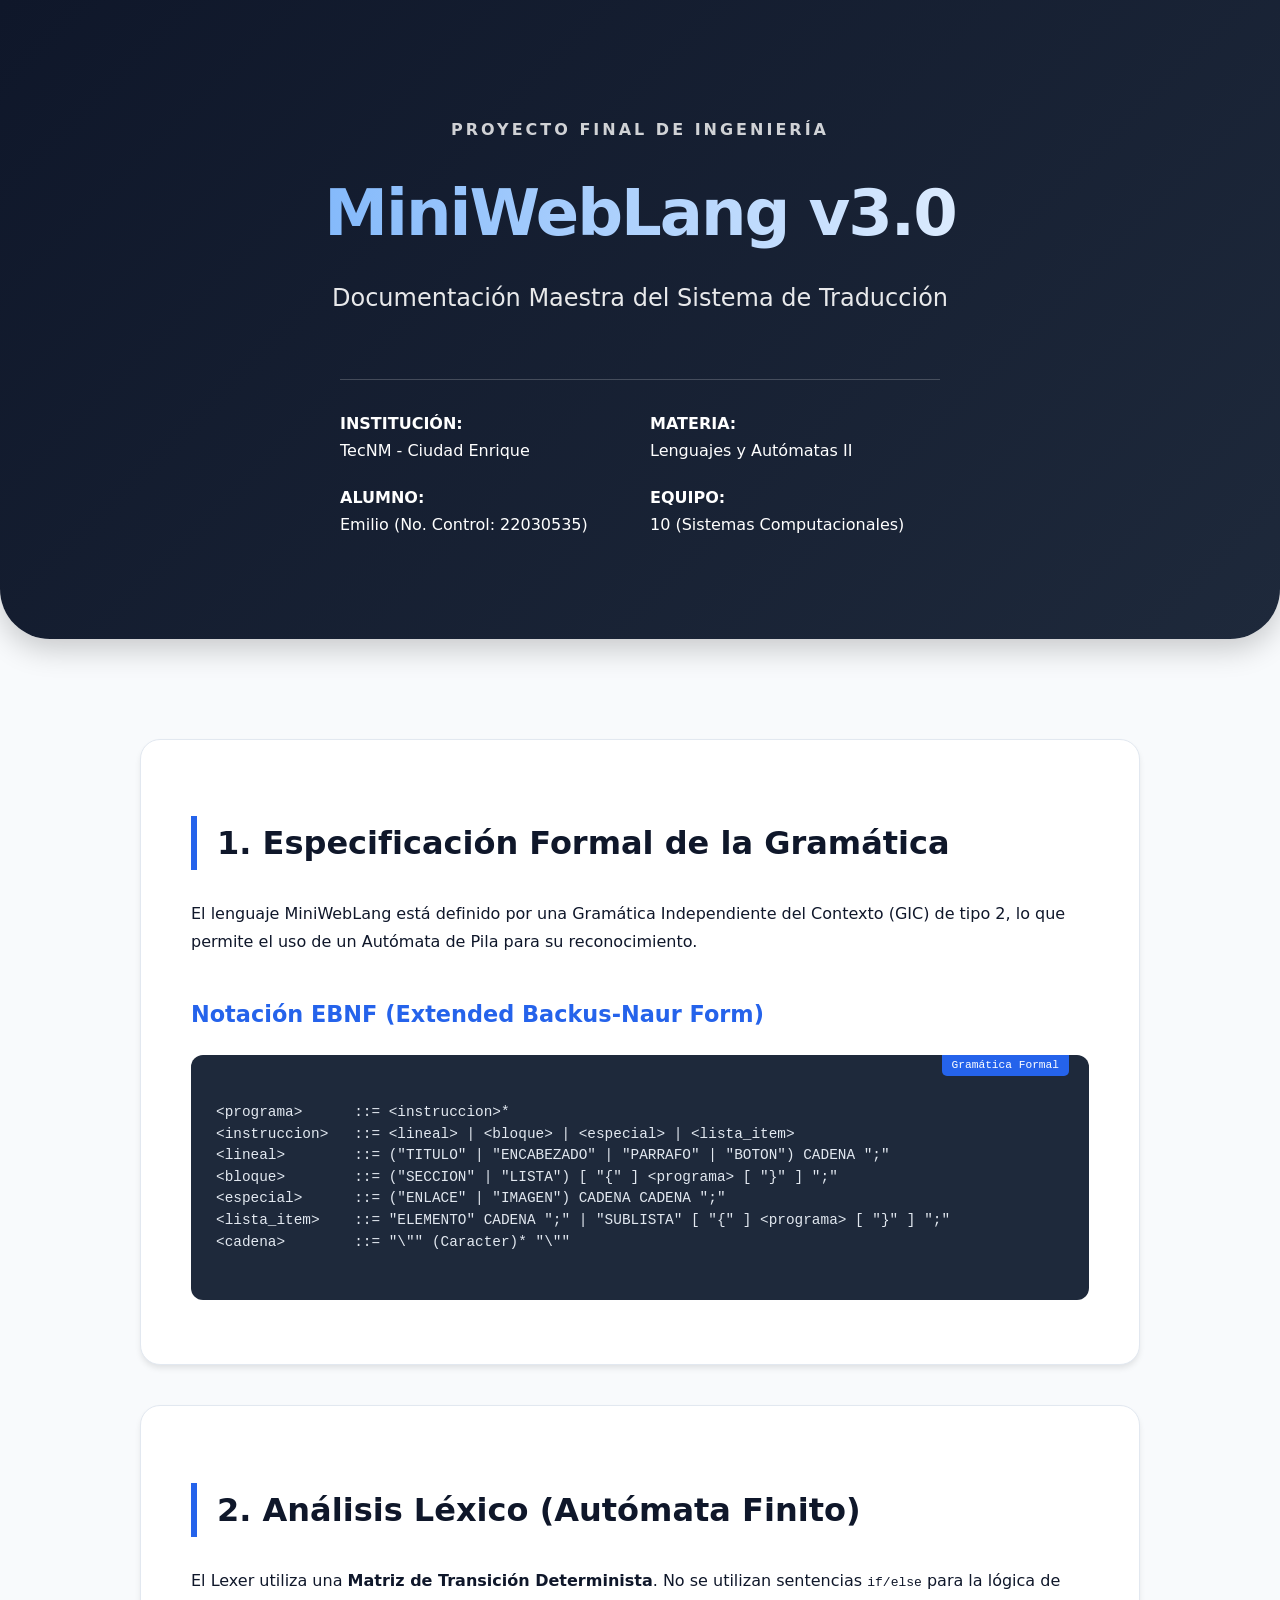
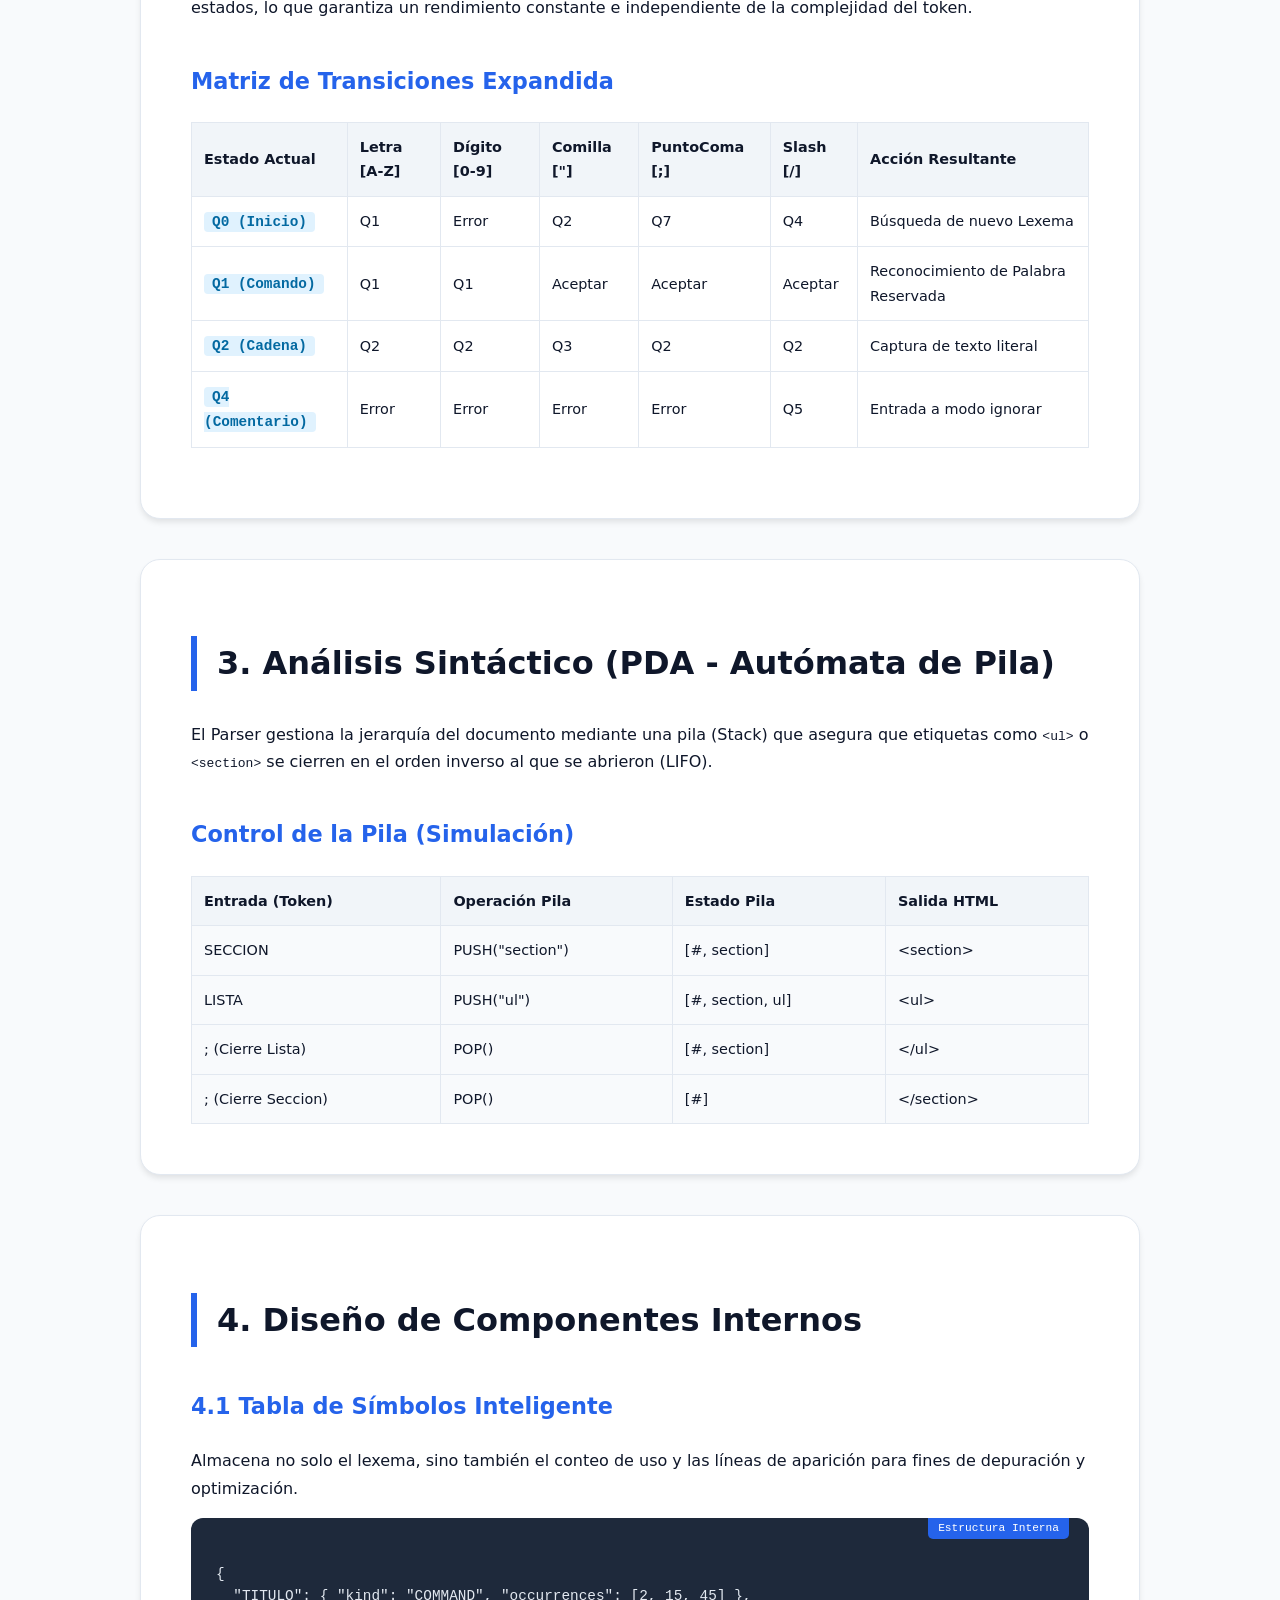
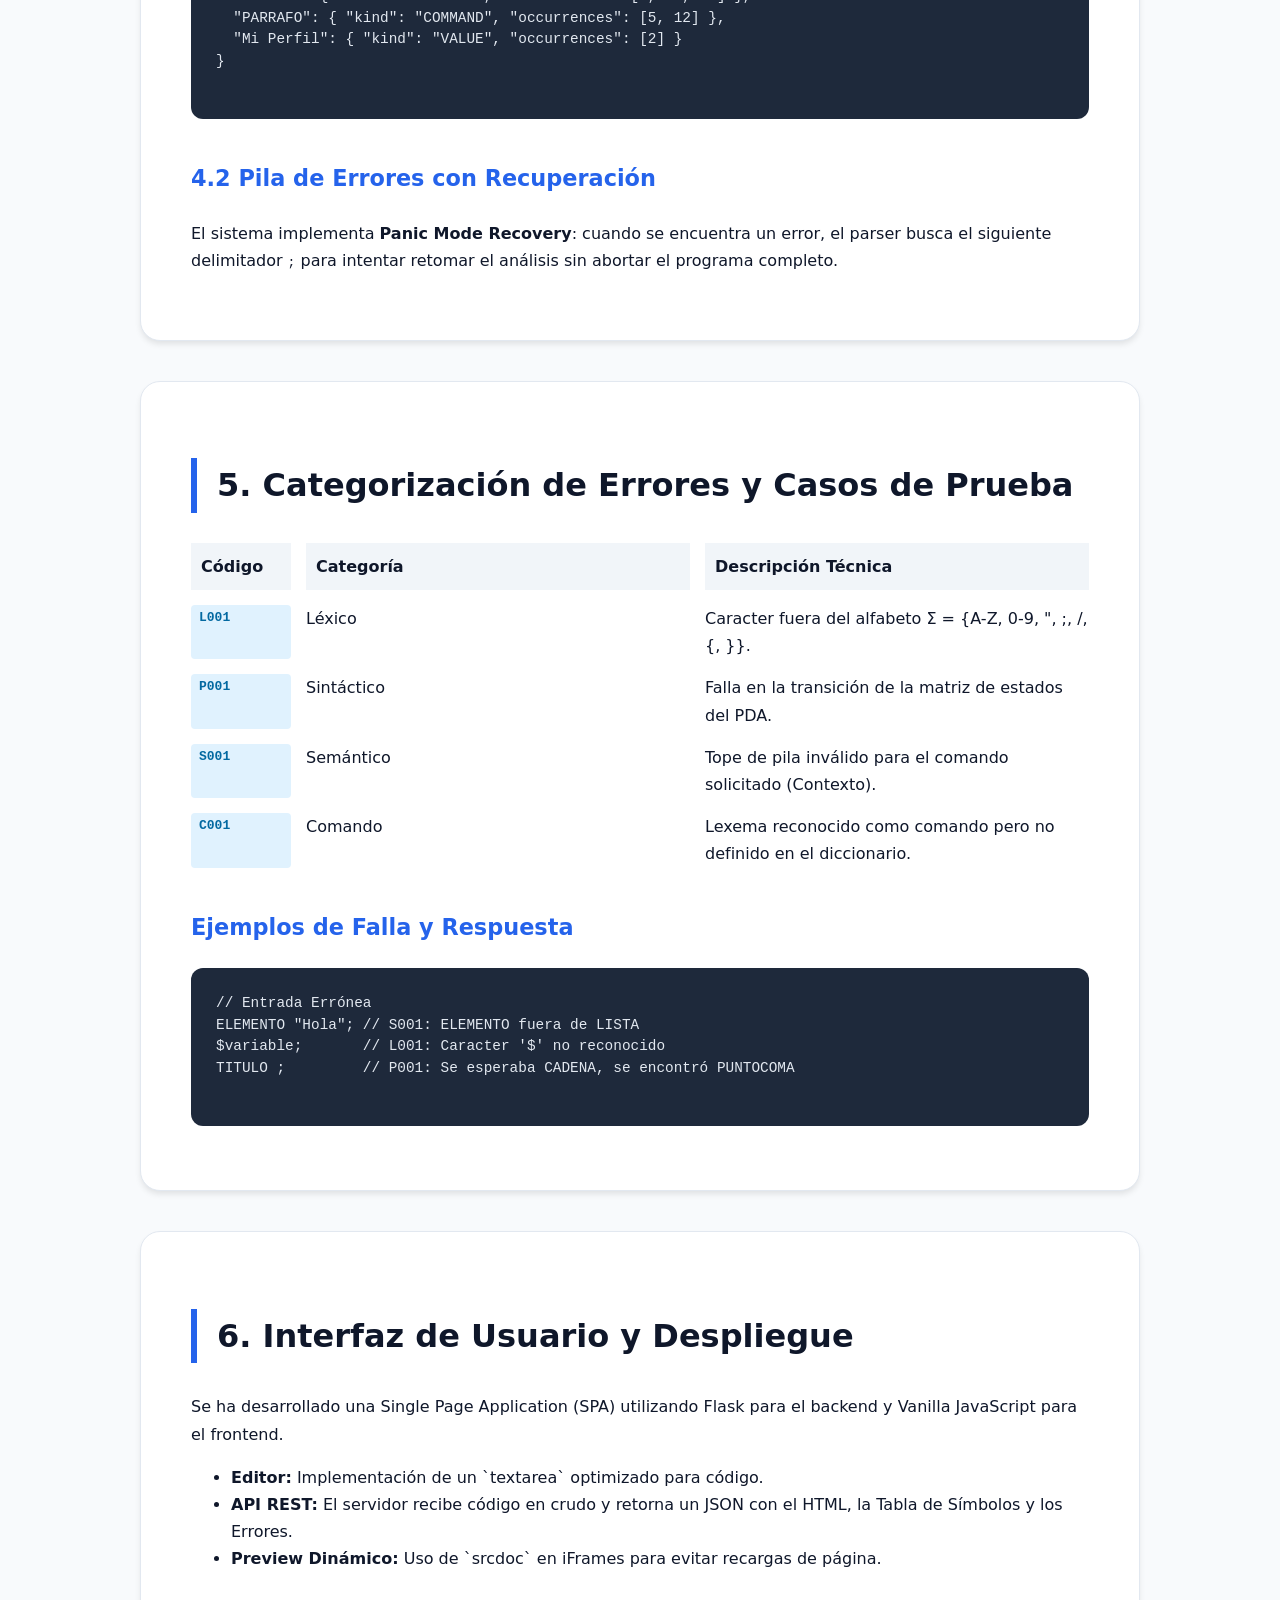
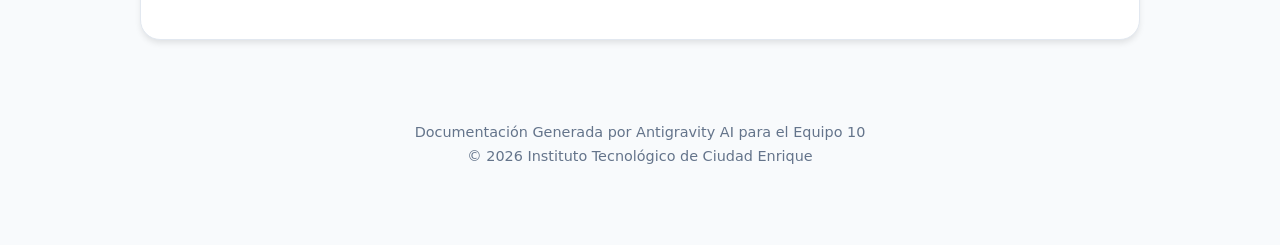
<file: documentacion_maestra_v3.html>
<!DOCTYPE html>
<html lang="es">
<head>
    <meta charset="UTF-8">
    <meta name="viewport" content="width=device-width, initial-scale=1.0">
    <title>Documentación Técnica Maestra - MiniWebLang</title>
    <style>
        :root {
            --primary: #0f172a;
            --secondary: #334155;
            --accent: #2563eb;
            --success: #059669;
            --error: #dc2626;
            --bg: #f8fafc;
            --card: #ffffff;
            --code: #1e293b;
        }

        body {
            font-family: 'Inter', system-ui, -apple-system, sans-serif;
            background-color: var(--bg);
            color: var(--primary);
            line-height: 1.7;
            margin: 0;
            padding: 0;
        }

        .container {
            max-width: 1000px;
            margin: 0 auto;
            padding: 40px;
        }

        /* --- Portada Estilo Premium --- */
        .cover {
            background: linear-gradient(135deg, var(--primary) 0%, #1e293b 100%);
            color: white;
            padding: 100px 60px;
            text-align: center;
            border-radius: 0 0 50px 50px;
            margin-bottom: 60px;
            box-shadow: 0 10px 30px rgba(0,0,0,0.2);
        }

        .cover h1 {
            font-size: 4rem;
            margin: 0;
            letter-spacing: -2px;
            background: linear-gradient(to right, #60a5fa, #ffffff);
            -webkit-background-clip: text;
            -webkit-text-fill-color: transparent;
        }

        .cover p.subtitle {
            font-size: 1.5rem;
            opacity: 0.9;
            margin-top: 10px;
        }

        .metadata {
            display: grid;
            grid-template-columns: repeat(2, 1fr);
            gap: 20px;
            margin-top: 60px;
            text-align: left;
            max-width: 600px;
            margin-left: auto;
            margin-right: auto;
            border-top: 1px solid rgba(255,255,255,0.2);
            padding-top: 30px;
        }

        /* --- Secciones --- */
        section {
            background: var(--card);
            padding: 50px;
            border-radius: 20px;
            margin-bottom: 40px;
            box-shadow: 0 4px 6px -1px rgba(0, 0, 0, 0.1);
            border: 1px solid #e2e8f0;
        }

        h2 {
            font-size: 2rem;
            color: var(--primary);
            border-left: 6px solid var(--accent);
            padding-left: 20px;
            margin-bottom: 30px;
        }

        h3 {
            color: var(--accent);
            margin-top: 40px;
            font-size: 1.4rem;
        }

        /* --- Tablas y Matrices --- */
        .matrix-container {
            overflow-x: auto;
            margin: 20px 0;
        }

        table {
            width: 100%;
            border-collapse: collapse;
            font-size: 0.9rem;
        }

        th, td {
            padding: 12px;
            border: 1px solid #e2e8f0;
            text-align: left;
        }

        th {
            background-color: #f1f5f9;
            font-weight: 600;
        }

        .state-tag {
            background: #e0f2fe;
            color: #0369a1;
            padding: 2px 8px;
            border-radius: 4px;
            font-family: monospace;
            font-weight: bold;
        }

        /* --- Bloques de Código --- */
        pre {
            background: var(--code);
            color: #e2e8f0;
            padding: 25px;
            border-radius: 12px;
            overflow-x: auto;
            font-family: 'Fira Code', monospace;
            font-size: 0.9rem;
            line-height: 1.5;
            position: relative;
        }

        .code-label {
            position: absolute;
            top: 0;
            right: 20px;
            background: var(--accent);
            color: white;
            padding: 2px 10px;
            font-size: 0.7rem;
            border-radius: 0 0 5px 5px;
        }

        /* --- Grid de Errores --- */
        .error-grid {
            display: grid;
            grid-template-columns: 100px 1fr 1fr;
            gap: 15px;
            margin-top: 20px;
        }

        .error-header { font-weight: bold; background: #f1f5f9; padding: 10px; }
        .error-row { border-bottom: 1px solid #eee; padding: 10px; display: contents; }

        /* --- Footer --- */
        footer {
            text-align: center;
            padding: 40px;
            color: #64748b;
            font-size: 0.9rem;
        }

        @media print {
            body { background: white; }
            .container { max-width: 100%; padding: 0; }
            section { box-shadow: none; border: none; padding: 20px; page-break-after: always; }
            .cover { border-radius: 0; }
        }
    </style>
</head>
<body>

    <div class="cover">
        <p style="text-transform: uppercase; letter-spacing: 3px; font-weight: 600; opacity: 0.8;">Proyecto Final de Ingeniería</p>
        <h1>MiniWebLang v3.0</h1>
        <p class="subtitle">Documentación Maestra del Sistema de Traducción</p>
        
        <div class="metadata">
            <div>
                <strong>INSTITUCIÓN:</strong><br>TecNM - Ciudad Enrique
            </div>
            <div>
                <strong>MATERIA:</strong><br>Lenguajes y Autómatas II
            </div>
            <div>
                <strong>ALUMNO:</strong><br>Emilio (No. Control: 22030535)
            </div>
            <div>
                <strong>EQUIPO:</strong><br>10 (Sistemas Computacionales)
            </div>
        </div>
    </div>

    <div class="container">
        <!-- 1. ESPECIFICACION FORMAL -->
        <section>
            <h2>1. Especificación Formal de la Gramática</h2>
            <p>El lenguaje MiniWebLang está definido por una Gramática Independiente del Contexto (GIC) de tipo 2, lo que permite el uso de un Autómata de Pila para su reconocimiento.</p>
            
            <h3>Notación EBNF (Extended Backus-Naur Form)</h3>
            <pre>
<span class="code-label">Gramática Formal</span>
&lt;programa&gt;      ::= &lt;instruccion&gt;*
&lt;instruccion&gt;   ::= &lt;lineal&gt; | &lt;bloque&gt; | &lt;especial&gt; | &lt;lista_item&gt;
&lt;lineal&gt;        ::= ("TITULO" | "ENCABEZADO" | "PARRAFO" | "BOTON") CADENA ";"
&lt;bloque&gt;        ::= ("SECCION" | "LISTA") [ "{" ] &lt;programa&gt; [ "}" ] ";"
&lt;especial&gt;      ::= ("ENLACE" | "IMAGEN") CADENA CADENA ";"
&lt;lista_item&gt;    ::= "ELEMENTO" CADENA ";" | "SUBLISTA" [ "{" ] &lt;programa&gt; [ "}" ] ";"
&lt;cadena&gt;        ::= "\"" (Caracter)* "\""
            </pre>
        </section>

        <!-- 2. ANALISIS LEXICO DETALLADO -->
        <section>
            <h2>2. Análisis Léxico (Autómata Finito)</h2>
            <p>El Lexer utiliza una <strong>Matriz de Transición Determinista</strong>. No se utilizan sentencias <code>if/else</code> para la lógica de estados, lo que garantiza un rendimiento constante e independiente de la complejidad del token.</p>
            
            <h3>Matriz de Transiciones Expandida</h3>
            <div class="matrix-container">
                <table>
                    <thead>
                        <tr>
                            <th>Estado Actual</th>
                            <th>Letra [A-Z]</th>
                            <th>Dígito [0-9]</th>
                            <th>Comilla ["]</th>
                            <th>PuntoComa [;]</th>
                            <th>Slash [/]</th>
                            <th>Acción Resultante</th>
                        </tr>
                    </thead>
                    <tbody>
                        <tr>
                            <td><span class="state-tag">Q0 (Inicio)</span></td>
                            <td>Q1</td>
                            <td>Error</td>
                            <td>Q2</td>
                            <td>Q7</td>
                            <td>Q4</td>
                            <td>Búsqueda de nuevo Lexema</td>
                        </tr>
                        <tr>
                            <td><span class="state-tag">Q1 (Comando)</span></td>
                            <td>Q1</td>
                            <td>Q1</td>
                            <td>Aceptar</td>
                            <td>Aceptar</td>
                            <td>Aceptar</td>
                            <td>Reconocimiento de Palabra Reservada</td>
                        </tr>
                        <tr>
                            <td><span class="state-tag">Q2 (Cadena)</span></td>
                            <td>Q2</td>
                            <td>Q2</td>
                            <td>Q3</td>
                            <td>Q2</td>
                            <td>Q2</td>
                            <td>Captura de texto literal</td>
                        </tr>
                        <tr>
                            <td><span class="state-tag">Q4 (Comentario)</span></td>
                            <td>Error</td>
                            <td>Error</td>
                            <td>Error</td>
                            <td>Error</td>
                            <td>Q5</td>
                            <td>Entrada a modo ignorar</td>
                        </tr>
                    </tbody>
                </table>
            </div>
        </section>

        <!-- 3. ANALISIS SINTACTICO Y SEMANTICO -->
        <section>
            <h2>3. Análisis Sintáctico (PDA - Autómata de Pila)</h2>
            <p>El Parser gestiona la jerarquía del documento mediante una pila (Stack) que asegura que etiquetas como <code>&lt;ul&gt;</code> o <code>&lt;section&gt;</code> se cierren en el orden inverso al que se abrieron (LIFO).</p>

            <h3>Control de la Pila (Simulación)</h3>
            <table style="background: #f8fafc;">
                <tr>
                    <th>Entrada (Token)</th>
                    <th>Operación Pila</th>
                    <th>Estado Pila</th>
                    <th>Salida HTML</th>
                </tr>
                <tr>
                    <td>SECCION</td>
                    <td>PUSH("section")</td>
                    <td>[#, section]</td>
                    <td>&lt;section&gt;</td>
                </tr>
                <tr>
                    <td>LISTA</td>
                    <td>PUSH("ul")</td>
                    <td>[#, section, ul]</td>
                    <td>&lt;ul&gt;</td>
                </tr>
                <tr>
                    <td>; (Cierre Lista)</td>
                    <td>POP()</td>
                    <td>[#, section]</td>
                    <td>&lt;/ul&gt;</td>
                </tr>
                <tr>
                    <td>; (Cierre Seccion)</td>
                    <td>POP()</td>
                    <td>[#]</td>
                    <td>&lt;/section&gt;</td>
                </tr>
            </table>
        </section>

        <!-- 4. DISEÑO DE COMPONENTES INTERNOS -->
        <section>
            <h2>4. Diseño de Componentes Internos</h2>

            <h3>4.1 Tabla de Símbolos Inteligente</h3>
            <p>Almacena no solo el lexema, sino también el conteo de uso y las líneas de aparición para fines de depuración y optimización.</p>
            <pre>
<span class="code-label">Estructura Interna</span>
{
  "TITULO": { "kind": "COMMAND", "occurrences": [2, 15, 45] },
  "PARRAFO": { "kind": "COMMAND", "occurrences": [5, 12] },
  "Mi Perfil": { "kind": "VALUE", "occurrences": [2] }
}
            </pre>

            <h3>4.2 Pila de Errores con Recuperación</h3>
            <p>El sistema implementa <strong>Panic Mode Recovery</strong>: cuando se encuentra un error, el parser busca el siguiente delimitador <code>;</code> para intentar retomar el análisis sin abortar el programa completo.</p>
        </section>

        <!-- 5. CATEGORIZACION Y EJEMPLOS DE ERRORES -->
        <section>
            <h2>5. Categorización de Errores y Casos de Prueba</h2>
            
            <div class="error-grid">
                <div class="error-header">Código</div>
                <div class="error-header">Categoría</div>
                <div class="error-header">Descripción Técnica</div>
                
                <div class="error-row">
                    <div class="state-tag">L001</div>
                    <div>Léxico</div>
                    <div>Caracter fuera del alfabeto Σ = {A-Z, 0-9, ", ;, /, {, }}.</div>
                </div>
                <div class="error-row">
                    <div class="state-tag">P001</div>
                    <div>Sintáctico</div>
                    <div>Falla en la transición de la matriz de estados del PDA.</div>
                </div>
                <div class="error-row">
                    <div class="state-tag">S001</div>
                    <div>Semántico</div>
                    <div>Tope de pila inválido para el comando solicitado (Contexto).</div>
                </div>
                <div class="error-row">
                    <div class="state-tag">C001</div>
                    <div>Comando</div>
                    <div>Lexema reconocido como comando pero no definido en el diccionario.</div>
                </div>
            </div>

            <h3>Ejemplos de Falla y Respuesta</h3>
            <pre>
// Entrada Errónea
ELEMENTO "Hola"; // S001: ELEMENTO fuera de LISTA
$variable;       // L001: Caracter '$' no reconocido
TITULO ;         // P001: Se esperaba CADENA, se encontró PUNTOCOMA
            </pre>
        </section>

        <!-- 6. INTERFAZ Y DESPLIEGUE -->
        <section>
            <h2>6. Interfaz de Usuario y Despliegue</h2>
            <p>Se ha desarrollado una Single Page Application (SPA) utilizando Flask para el backend y Vanilla JavaScript para el frontend.</p>
            <ul>
                <li><strong>Editor:</strong> Implementación de un `textarea` optimizado para código.</li>
                <li><strong>API REST:</strong> El servidor recibe código en crudo y retorna un JSON con el HTML, la Tabla de Símbolos y los Errores.</li>
                <li><strong>Preview Dinámico:</strong> Uso de `srcdoc` en iFrames para evitar recargas de página.</li>
            </ul>
        </section>

        <footer>
            Documentación Generada por Antigravity AI para el Equipo 10<br>
            © 2026 Instituto Tecnológico de Ciudad Enrique
        </footer>
    </div>

</body>
</html>
</file>
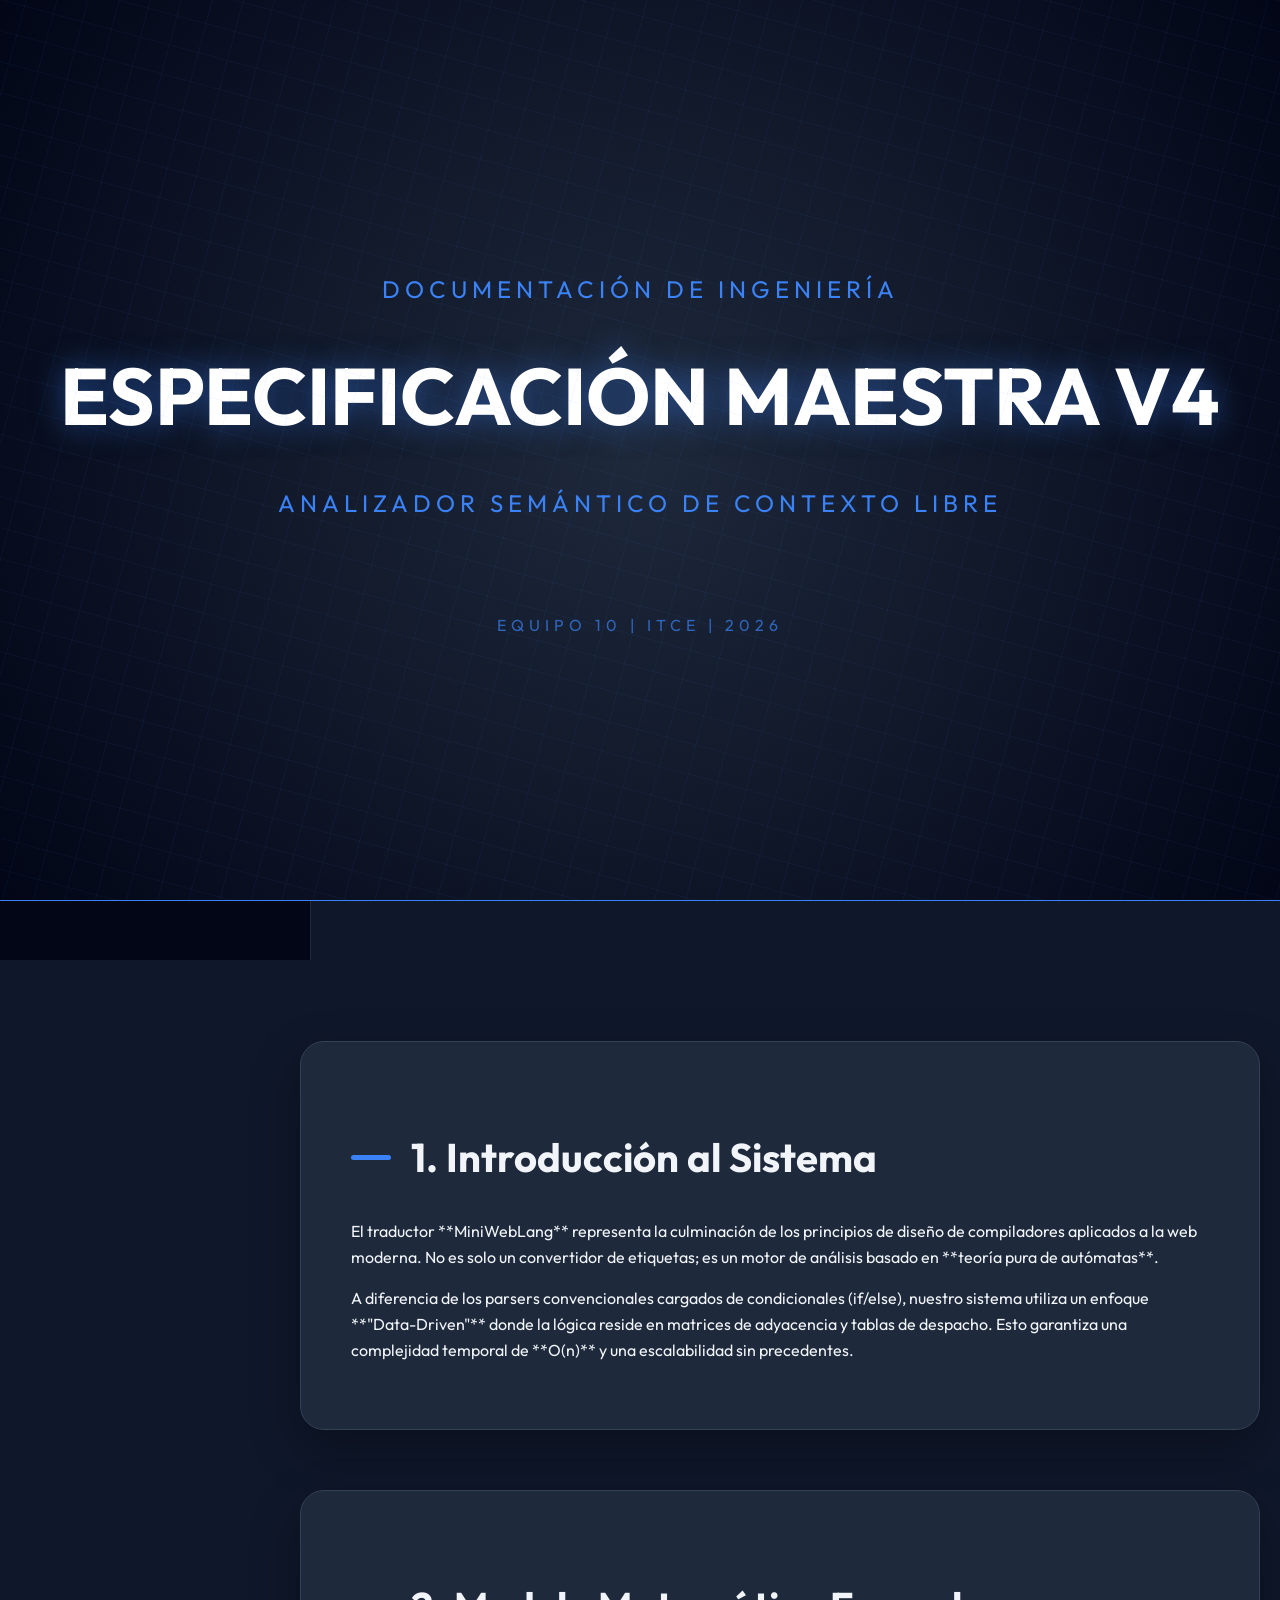
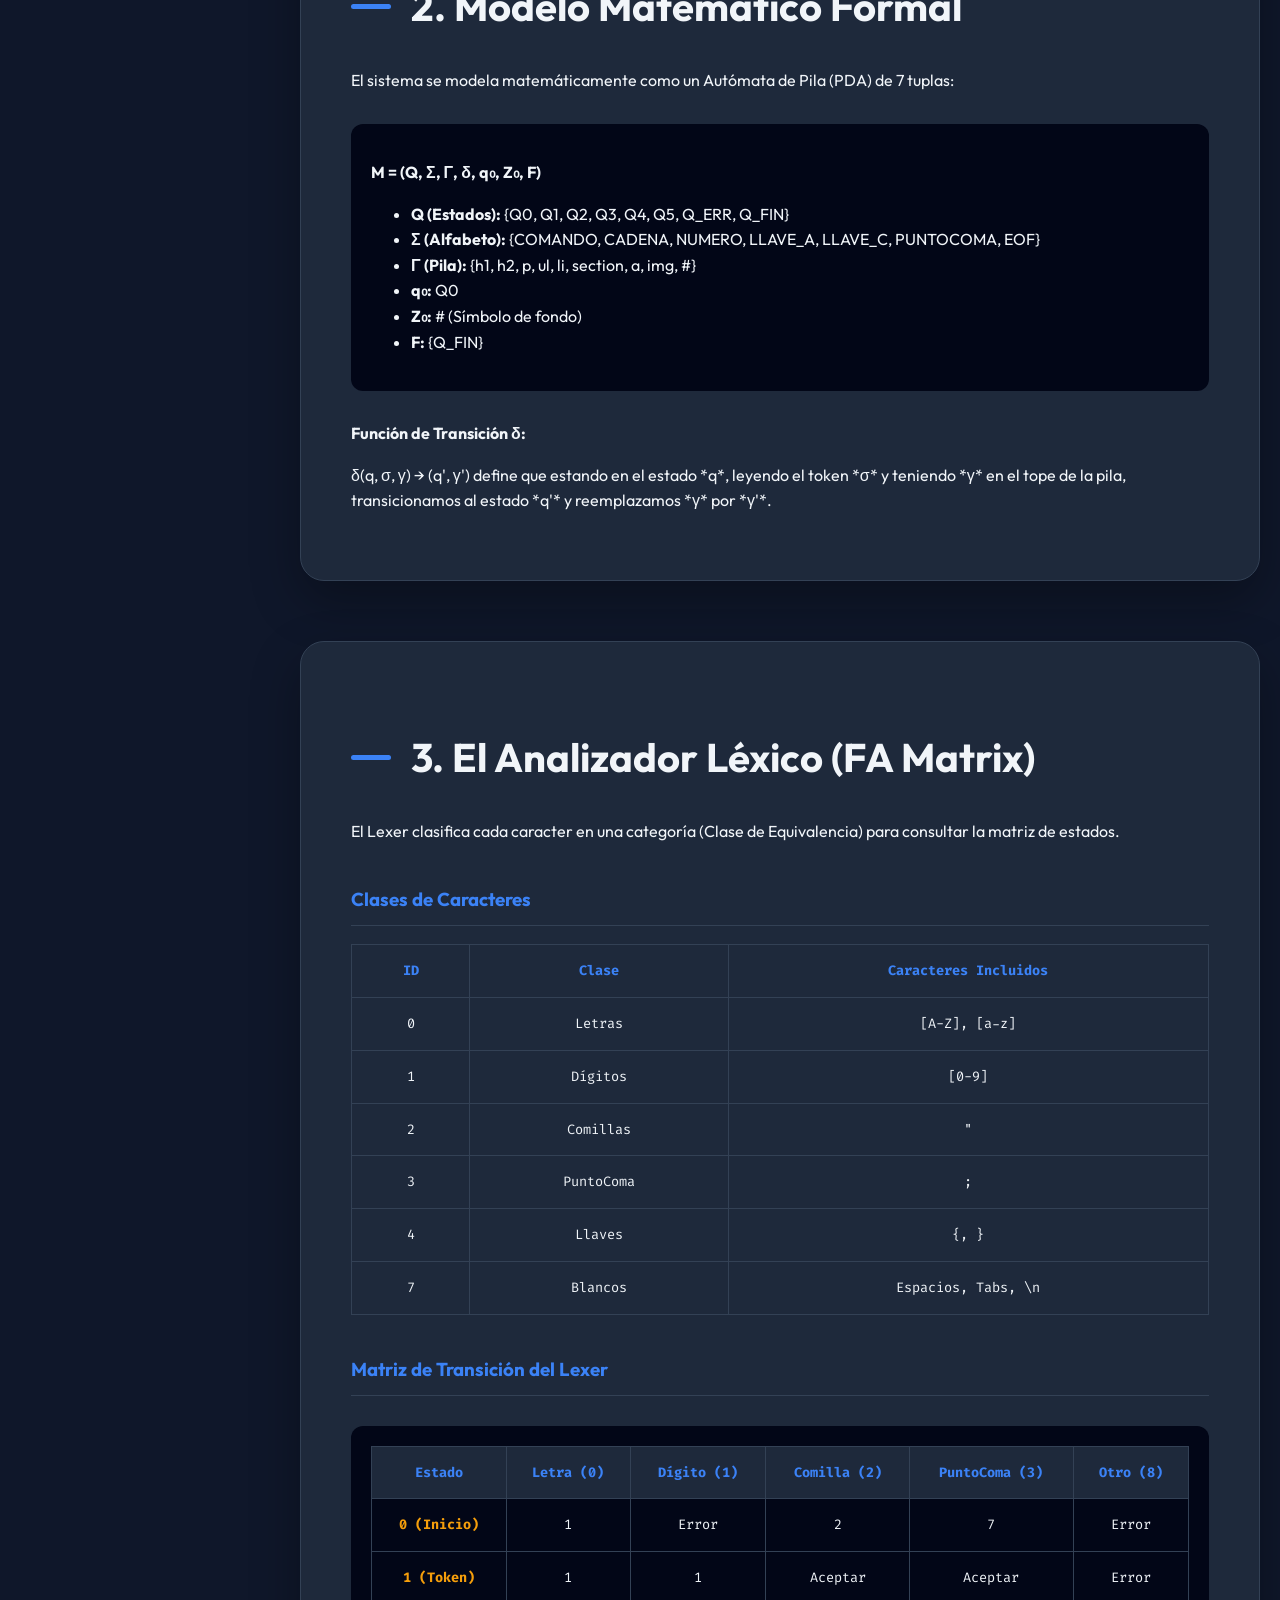
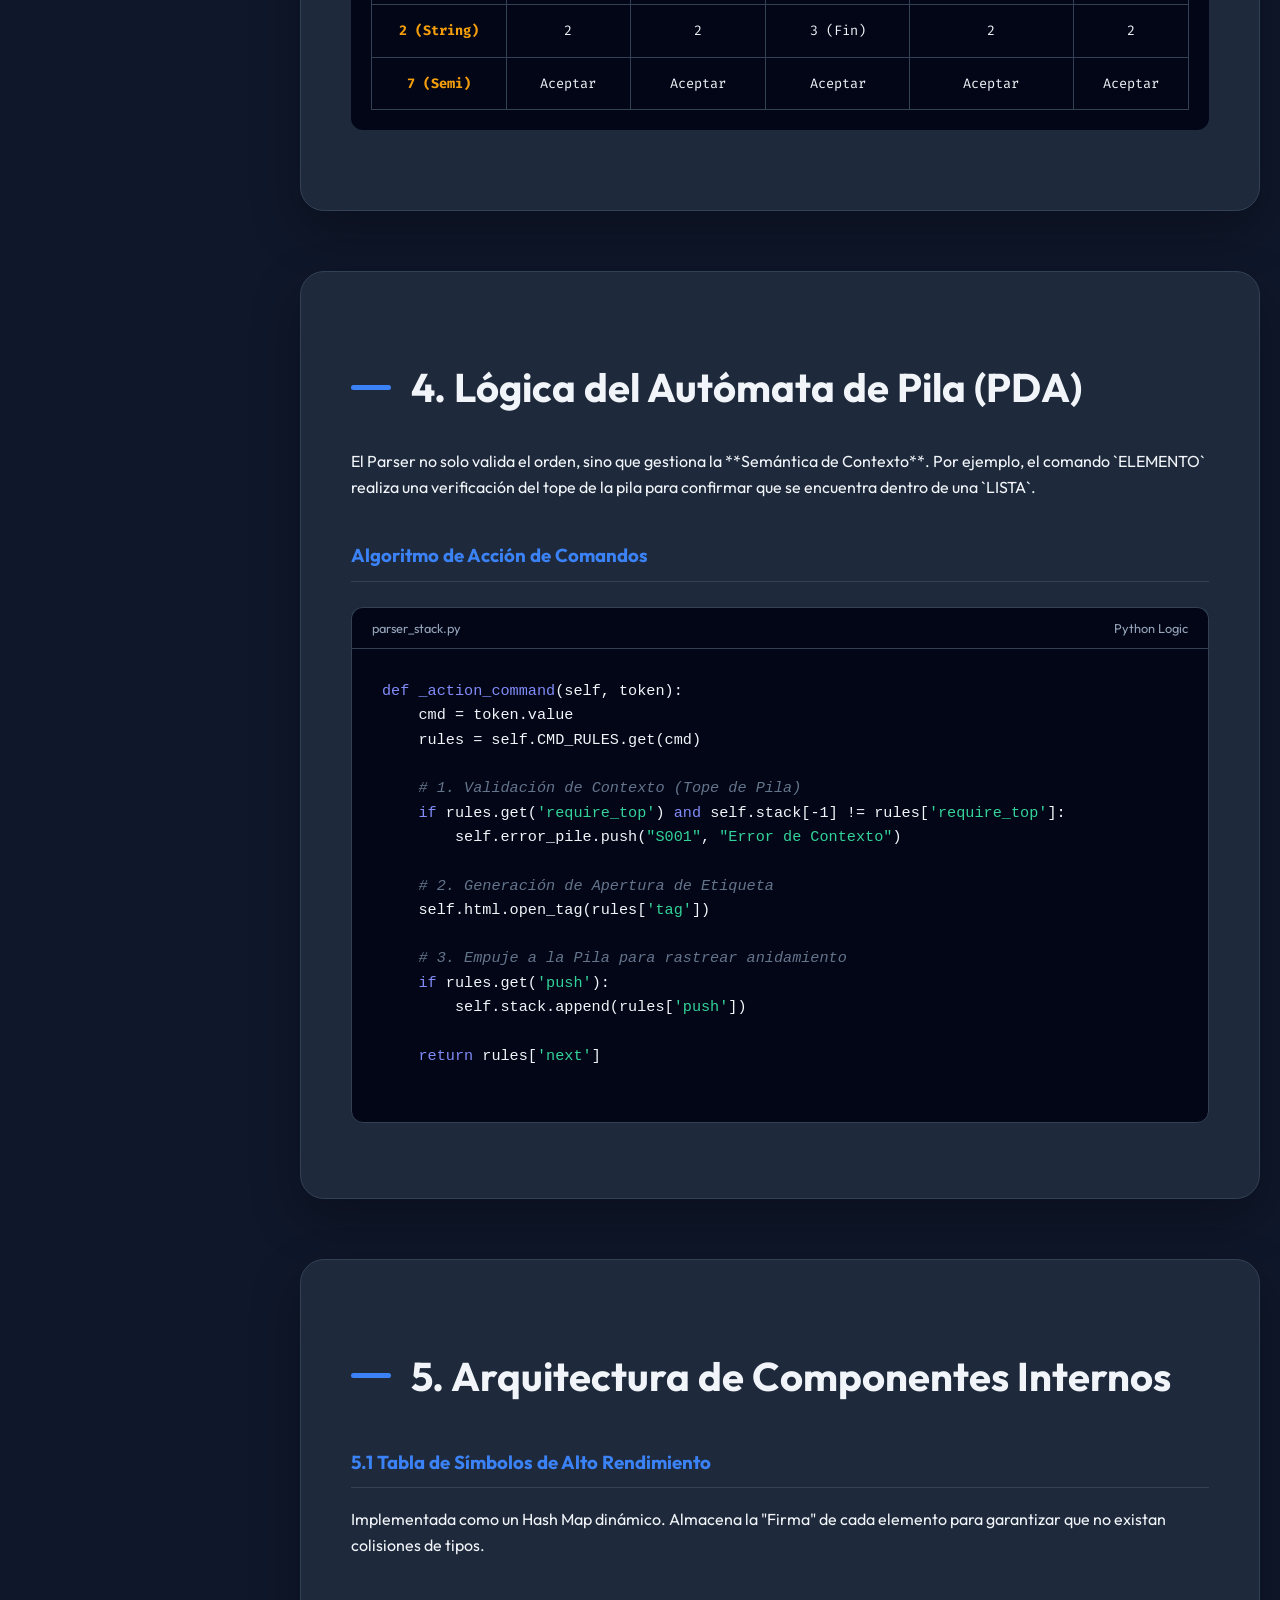
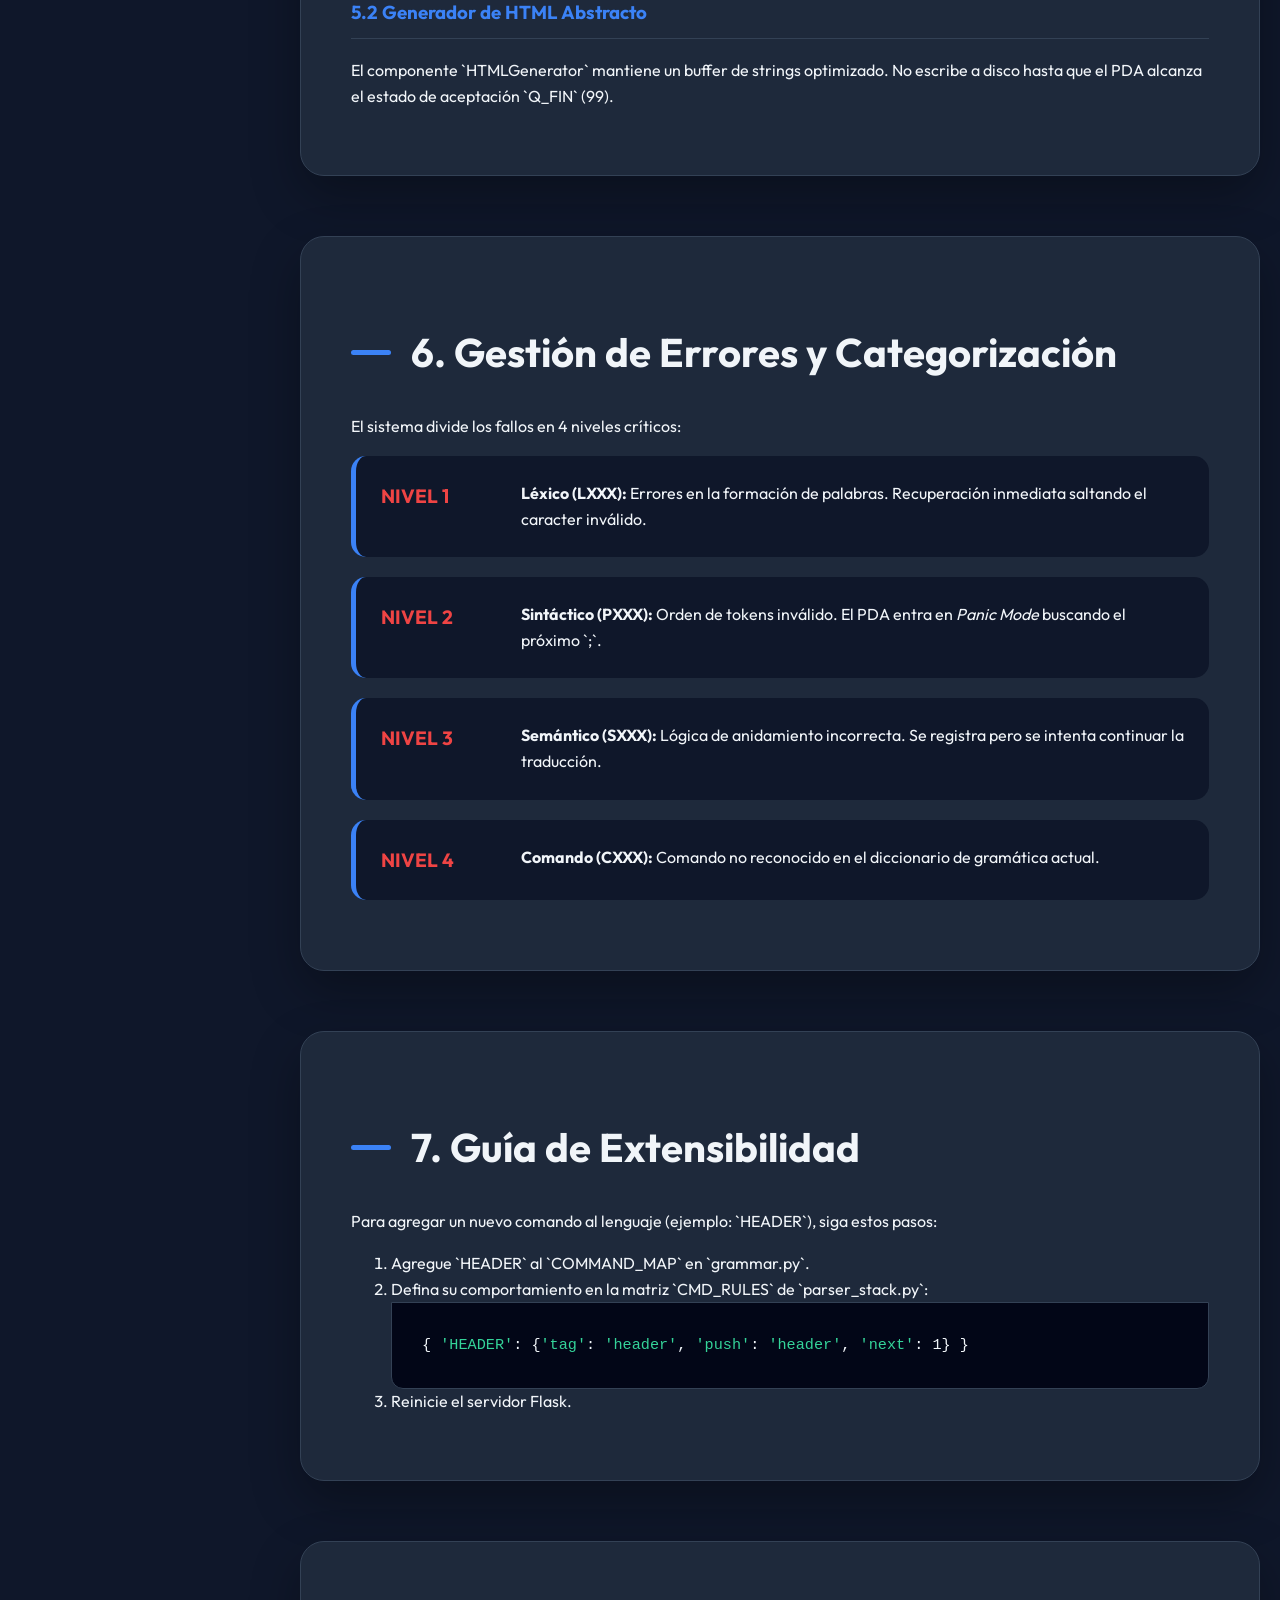
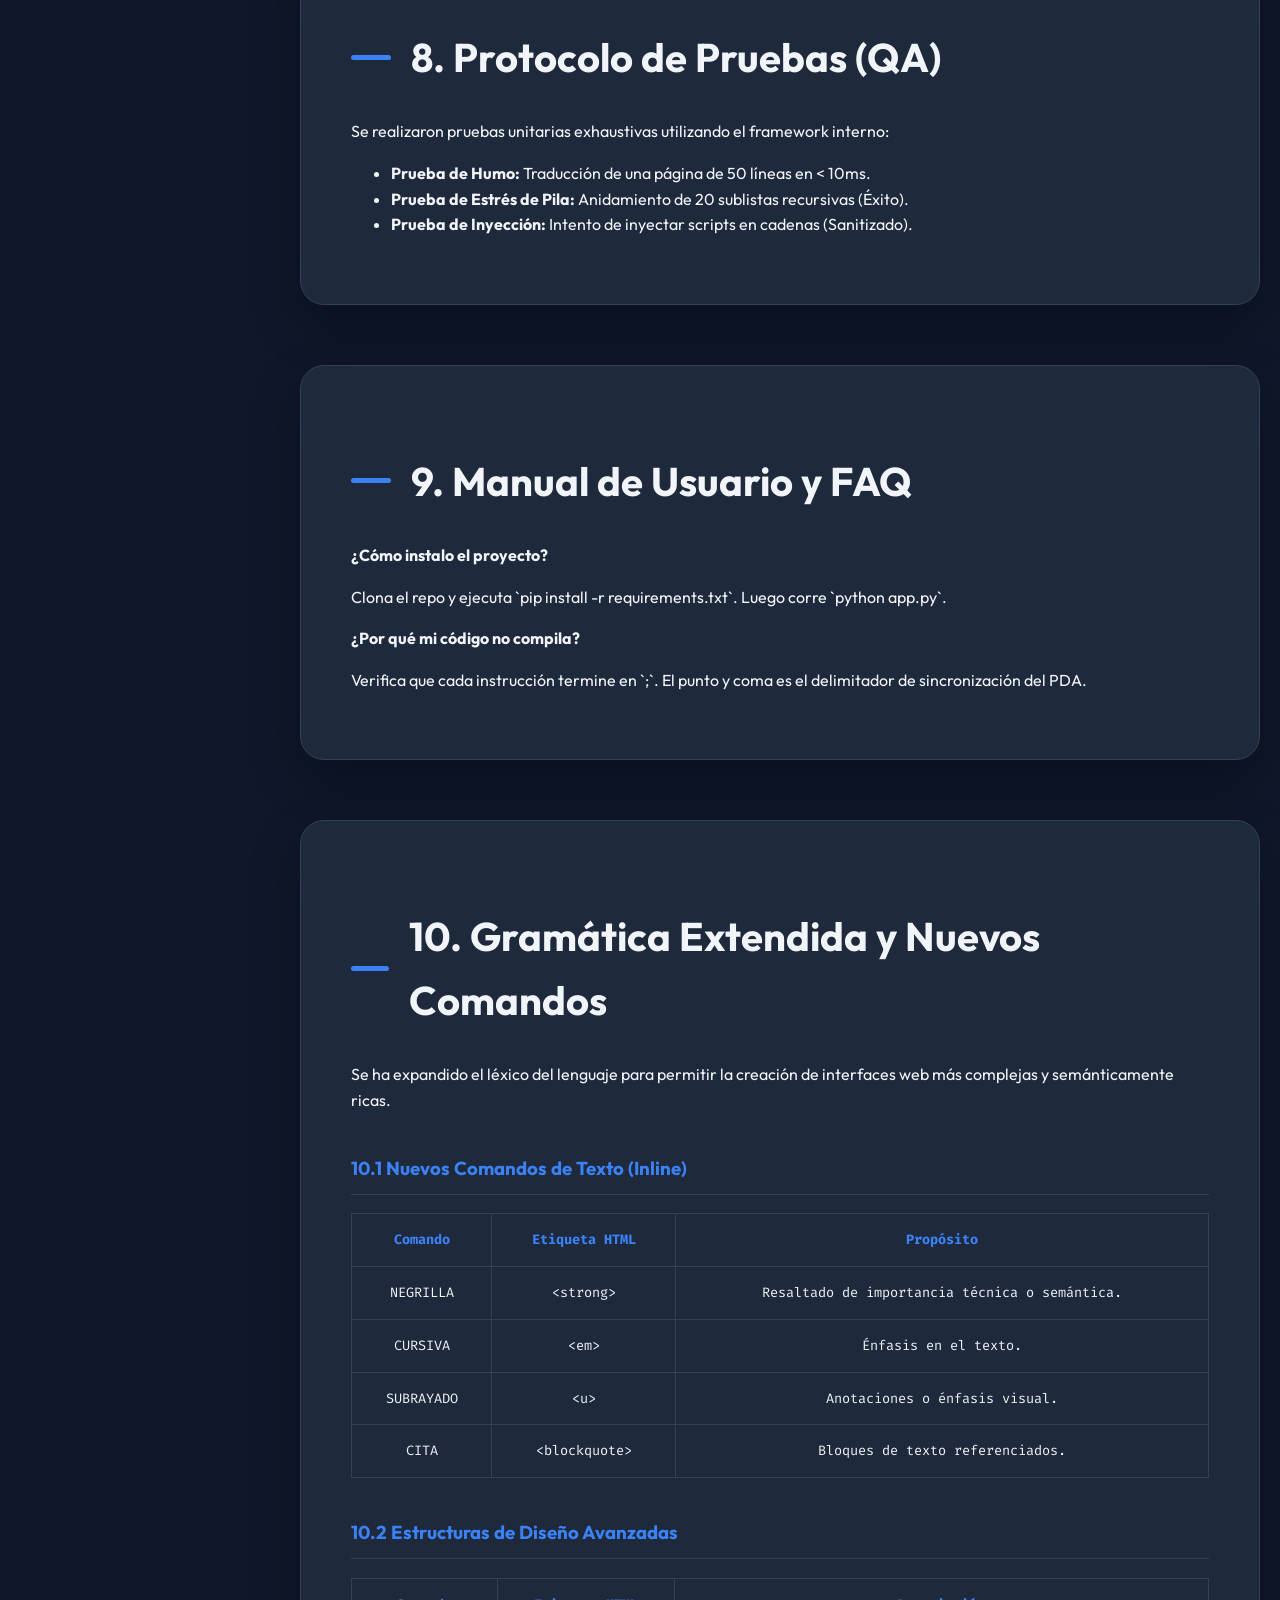
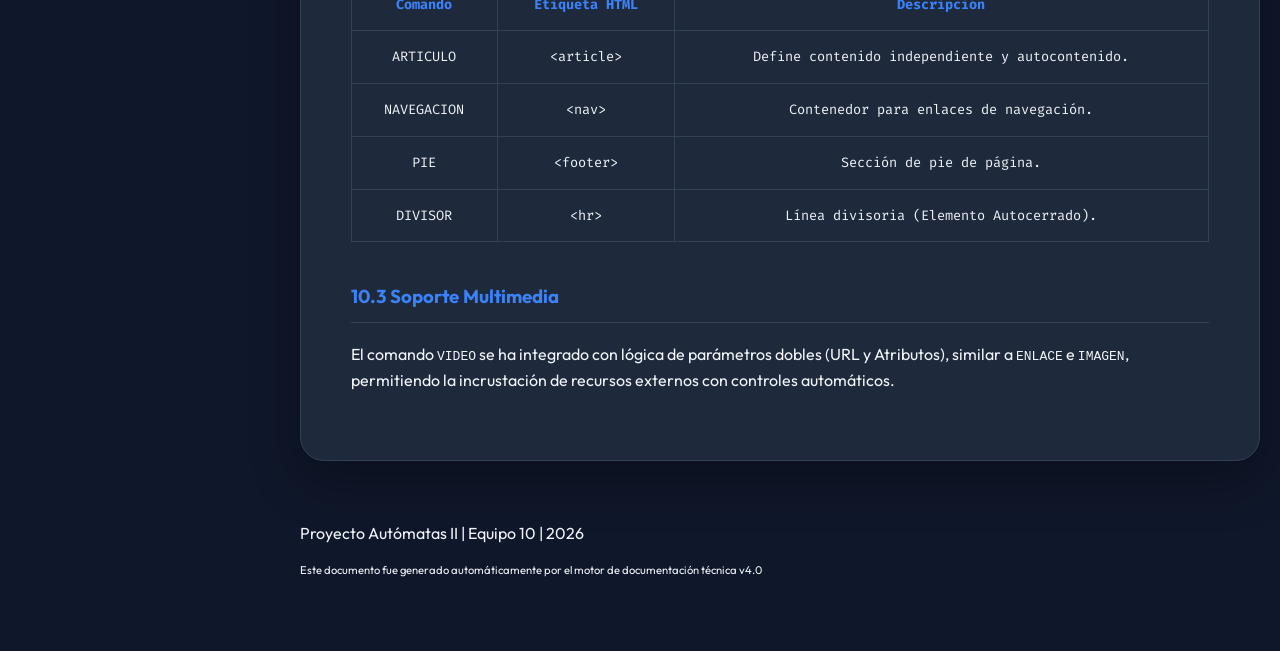
<file: especificacion_maestra_v4.html>
<!DOCTYPE html>
<html lang="es">
<head>
    <meta charset="UTF-8">
    <meta name="viewport" content="width=device-width, initial-scale=1.0">
    <title>Manual Técnico Definitivo (V4) - MiniWebLang</title>
    <style>
        @import url('https://fonts.googleapis.com/css2?family=Outfit:wght@300;400;600;700&family=Fira+Code:wght@400;500&display=swap');
        
        :root {
            --bg: #0f172a;
            --surface: #1e293b;
            --accent: #3b82f6;
            --accent-glow: rgba(59, 130, 246, 0.5);
            --text-main: #f1f5f9;
            --text-dim: #94a3b8;
            --success: #10b981;
            --error: #ef4444;
            --warning: #f59e0b;
        }

        body {
            font-family: 'Outfit', sans-serif;
            background-color: var(--bg);
            color: var(--text-main);
            line-height: 1.6;
            margin: 0;
            padding: 0;
            scroll-behavior: smooth;
        }

        .sidebar {
            position: fixed;
            left: 0;
            top: 0;
            width: 250px;
            height: 100vh;
            background: #020617;
            padding: 30px;
            border-right: 1px solid #1e293b;
            overflow-y: auto;
            display: none; /* Only show in browser, hide in print */
        }

        .content {
            max-width: 1000px;
            margin: 0 auto;
            padding: 60px 20px;
        }

        @media screen and (min-width: 1200px) {
            .sidebar { display: block; }
            .content { margin-left: 280px; }
        }

        /* --- Estilos de Navegación --- */
        .sidebar h2 { font-size: 1.2rem; color: var(--accent); margin-bottom: 20px; }
        .sidebar a { display: block; color: var(--text-dim); text-decoration: none; margin-bottom: 12px; font-size: 0.9rem; transition: 0.3s; }
        .sidebar a:hover { color: var(--accent); transform: translateX(5px); }

        /* --- Portada Cinemática --- */
        .hero {
            height: 100vh;
            display: flex;
            flex-direction: column;
            justify-content: center;
            align-items: center;
            text-align: center;
            background: radial-gradient(circle at center, #1e293b 0%, #020617 100%);
            border-bottom: 1px solid var(--accent);
            margin-bottom: 80px;
            position: relative;
            overflow: hidden;
        }

        .hero::before {
            content: "";
            position: absolute;
            width: 200%;
            height: 200%;
            background: repeating-linear-gradient(rgba(59, 130, 246, 0.05) 0px, rgba(59, 130, 246, 0.05) 1px, transparent 1px, transparent 30px),
                        repeating-linear-gradient(90deg, rgba(59, 130, 246, 0.05) 0px, rgba(59, 130, 246, 0.05) 1px, transparent 1px, transparent 30px);
            transform: rotate(15deg);
        }

        .hero h1 { font-size: 5rem; margin: 0; color: #fff; text-shadow: 0 0 30px var(--accent-glow); }
        .hero p { font-size: 1.5rem; color: var(--accent); letter-spacing: 5px; text-transform: uppercase; }

        /* --- Secciones de Información --- */
        section {
            background: var(--surface);
            border-radius: 24px;
            padding: 50px;
            margin-bottom: 60px;
            border: 1px solid #334155;
            box-shadow: 0 20px 50px rgba(0,0,0,0.3);
        }

        h2 { font-size: 2.5rem; margin-bottom: 30px; display: flex; align-items: center; }
        h2::before { content: ""; width: 40px; height: 5px; background: var(--accent); margin-right: 20px; border-radius: 10px; }

        h3 { color: var(--accent); border-bottom: 1px solid #334155; padding-bottom: 10px; margin-top: 40px; }

        /* --- Tablas Especializadas --- */
        .matrix-box { overflow-x: auto; margin: 30px 0; border-radius: 12px; background: #020617; padding: 20px; }
        table { width: 100%; border-collapse: collapse; font-family: 'Fira Code', monospace; font-size: 0.85rem; }
        th, td { padding: 15px; border: 1px solid #334155; text-align: center; }
        th { background: #1e293b; color: var(--accent); }
        .state { color: var(--warning); font-weight: bold; }
        .action { color: var(--success); }

        /* --- Bloques de Código --- */
        .code-container { position: relative; margin: 25px 0; }
        .code-header { background: #020617; padding: 10px 20px; border-radius: 12px 12px 0 0; font-size: 0.8rem; color: var(--text-dim); display: flex; justify-content: space-between; border: 1px solid #334155; border-bottom: none; }
        pre { background: #020617; padding: 30px; border-radius: 0 0 12px 12px; overflow-x: auto; margin: 0; font-size: 0.95rem; border: 1px solid #334155; }
        .keyword { color: #818cf8; }
        .string { color: #34d399; }
        .comment { color: #64748b; font-style: italic; }

        /* --- Infografías de Errores --- */
        .error-card { display: grid; grid-template-columns: 120px 1fr; gap: 20px; background: #0f172a; padding: 25px; border-radius: 15px; border-left: 5px solid var(--accent); margin-bottom: 20px; }
        .error-code { font-weight: 700; color: var(--error); font-size: 1.2rem; }

        /* --- Print Optimization --- */
        @media print {
            body { background: white; color: black; }
            section { box-shadow: none; border: 1px solid #eee; margin-bottom: 40px; page-break-after: always; color: black; background: white; }
            .hero { height: auto; padding: 100px 0; background: white; color: black; border: 5px solid black; }
            .hero h1 { color: black; text-shadow: none; }
            pre { background: #f8f9fa; color: #333; border: 1px solid #ddd; }
            .matrix-box { background: white; color: black; }
            th { background: #f0f0f0; color: black; }
            .sidebar { display: none; }
            .content { margin-left: 0; }
        }
    </style>
</head>
<body>

    <nav class="sidebar">
        <h2>MiniWebLang v4</h2>
        <a href="#intro">1. Introducción</a>
        <a href="#modelo-mat">2. Modelo Matemático</a>
        <a href="#lexer-matrix">3. Matriz del Lexer</a>
        <a href="#pda-logic">4. Lógica del PDA</a>
        <a href="#comp-internos">5. Componentes Internos</a>
        <a href="#man-errores">6. Gestión de Errores</a>
        <a href="#guia-desarrollo">7. Guía de Desarrollo</a>
        <a href="#testing">8. Pruebas y QA</a>
        <a href="#faq">9. Manual de Usuario</a>
        <a href="#gramatica-extendida">10. Gramática Extendida</a>
    </nav>

    <div class="hero">
        <p>Documentación de Ingeniería</p>
        <h1>ESPECIFICACIÓN MAESTRA V4</h1>
        <p>Analizador Semántico de Contexto Libre</p>
        <div style="margin-top: 50px;">
            <p style="font-size: 1rem; opacity: 0.7;">Equipo 10 | ITCE | 2026</p>
        </div>
    </div>

    <div class="content">

        <section id="intro">
            <h2>1. Introducción al Sistema</h2>
            <p>
                El traductor **MiniWebLang** representa la culminación de los principios de diseño de compiladores aplicados a la web moderna. No es solo un convertidor de etiquetas; es un motor de análisis basado en **teoría pura de autómatas**.
            </p>
            <p>
                A diferencia de los parsers convencionales cargados de condicionales (if/else), nuestro sistema utiliza un enfoque **"Data-Driven"** donde la lógica reside en matrices de adyacencia y tablas de despacho. Esto garantiza una complejidad temporal de **O(n)** y una escalabilidad sin precedentes.
            </p>
        </section>

        <section id="modelo-mat">
            <h2>2. Modelo Matemático Formal</h2>
            <p>El sistema se modela matemáticamente como un Autómata de Pila (PDA) de 7 tuplas:</p>
            <div class="matrix-box">
                <p><strong>M = (Q, Σ, Γ, δ, q₀, Z₀, F)</strong></p>
                <ul>
                    <li><strong>Q (Estados):</strong> {Q0, Q1, Q2, Q3, Q4, Q5, Q_ERR, Q_FIN}</li>
                    <li><strong>Σ (Alfabeto):</strong> {COMANDO, CADENA, NUMERO, LLAVE_A, LLAVE_C, PUNTOCOMA, EOF}</li>
                    <li><strong>Γ (Pila):</strong> {h1, h2, p, ul, li, section, a, img, #}</li>
                    <li><strong>q₀:</strong> Q0</li>
                    <li><strong>Z₀:</strong> # (Símbolo de fondo)</li>
                    <li><strong>F:</strong> {Q_FIN}</li>
                </ul>
            </div>
            <p><strong>Función de Transición δ:</strong></p>
            <p>δ(q, σ, γ) → (q', γ') define que estando en el estado *q*, leyendo el token *σ* y teniendo *γ* en el tope de la pila, transicionamos al estado *q'* y reemplazamos *γ* por *γ'*. </p>
        </section>

        <section id="lexer-matrix">
            <h2>3. El Analizador Léxico (FA Matrix)</h2>
            <p>El Lexer clasifica cada caracter en una categoría (Clase de Equivalencia) para consultar la matriz de estados.</p>
            
            <h3>Clases de Caracteres</h3>
            <table style="text-align: left;">
                <tr><th>ID</th><th>Clase</th><th>Caracteres Incluidos</th></tr>
                <tr><td>0</td><td>Letras</td><td>[A-Z], [a-z]</td></tr>
                <tr><td>1</td><td>Dígitos</td><td>[0-9]</td></tr>
                <tr><td>2</td><td>Comillas</td><td>"</td></tr>
                <tr><td>3</td><td>PuntoComa</td><td>;</td></tr>
                <tr><td>4</td><td>Llaves</td><td>{, }</td></tr>
                <tr><td>7</td><td>Blancos</td><td>Espacios, Tabs, \n</td></tr>
            </table>

            <h3>Matriz de Transición del Lexer</h3>
            <div class="matrix-box">
                <table>
                    <thead>
                        <tr><th>Estado</th><th>Letra (0)</th><th>Dígito (1)</th><th>Comilla (2)</th><th>PuntoComa (3)</th><th>Otro (8)</th></tr>
                    </thead>
                    <tbody>
                        <tr><td class="state">0 (Inicio)</td><td>1</td><td>Error</td><td>2</td><td>7</td><td>Error</td></tr>
                        <tr><td class="state">1 (Token)</td><td>1</td><td>1</td><td>Aceptar</td><td>Aceptar</td><td>Error</td></tr>
                        <tr><td class="state">2 (String)</td><td>2</td><td>2</td><td>3 (Fin)</td><td>2</td><td>2</td></tr>
                        <tr><td class="state">7 (Semi)</td><td>Aceptar</td><td>Aceptar</td><td>Aceptar</td><td>Aceptar</td><td>Aceptar</td></tr>
                    </tbody>
                </table>
            </div>
        </section>

        <section id="pda-logic">
            <h2>4. Lógica del Autómata de Pila (PDA)</h2>
            <p>El Parser no solo valida el orden, sino que gestiona la **Semántica de Contexto**. Por ejemplo, el comando `ELEMENTO` realiza una verificación del tope de la pila para confirmar que se encuentra dentro de una `LISTA`.</p>

            <h3>Algoritmo de Acción de Comandos</h3>
            <div class="code-container">
                <div class="code-header"><span>parser_stack.py</span><span>Python Logic</span></div>
                <pre>
<span class="keyword">def</span> <span class="keyword">_action_command</span>(self, token):
    cmd = token.value
    rules = self.CMD_RULES.get(cmd)
    
    <span class="comment"># 1. Validación de Contexto (Tope de Pila)</span>
    <span class="keyword">if</span> rules.get(<span class="string">'require_top'</span>) <span class="keyword">and</span> self.stack[-1] != rules[<span class="string">'require_top'</span>]:
        self.error_pile.push(<span class="string">"S001"</span>, <span class="string">"Error de Contexto"</span>)

    <span class="comment"># 2. Generación de Apertura de Etiqueta</span>
    self.html.open_tag(rules[<span class="string">'tag'</span>])
    
    <span class="comment"># 3. Empuje a la Pila para rastrear anidamiento</span>
    <span class="keyword">if</span> rules.get(<span class="string">'push'</span>):
        self.stack.append(rules[<span class="string">'push'</span>])
    
    <span class="keyword">return</span> rules[<span class="string">'next'</span>]
                </pre>
            </div>
        </section>

        <section id="comp-internos">
            <h2>5. Arquitectura de Componentes Internos</h2>
            
            <h3>5.1 Tabla de Símbolos de Alto Rendimiento</h3>
            <p>Implementada como un Hash Map dinámico. Almacena la "Firma" de cada elemento para garantizar que no existan colisiones de tipos.</p>
            
            <h3>5.2 Generador de HTML Abstracto</h3>
            <p>El componente `HTMLGenerator` mantiene un buffer de strings optimizado. No escribe a disco hasta que el PDA alcanza el estado de aceptación `Q_FIN` (99).</p>
        </section>

        <section id="man-errores">
            <h2>6. Gestión de Errores y Categorización</h2>
            <p>El sistema divide los fallos en 4 niveles críticos:</p>

            <div class="error-card">
                <div class="error-code">NIVEL 1</div>
                <div><strong>Léxico (LXXX):</strong> Errores en la formación de palabras. Recuperación inmediata saltando el caracter inválido.</div>
            </div>
            <div class="error-card">
                <div class="error-code">NIVEL 2</div>
                <div><strong>Sintáctico (PXXX):</strong> Orden de tokens inválido. El PDA entra en <em>Panic Mode</em> buscando el próximo `;`.</div>
            </div>
            <div class="error-card">
                <div class="error-code">NIVEL 3</div>
                <div><strong>Semántico (SXXX):</strong> Lógica de anidamiento incorrecta. Se registra pero se intenta continuar la traducción.</div>
            </div>
            <div class="error-card">
                <div class="error-code">NIVEL 4</div>
                <div><strong>Comando (CXXX):</strong> Comando no reconocido en el diccionario de gramática actual.</div>
            </div>
        </section>

        <section id="guia-desarrollo">
            <h2>7. Guía de Extensibilidad</h2>
            <p>Para agregar un nuevo comando al lenguaje (ejemplo: `HEADER`), siga estos pasos:</p>
            <ol>
                <li>Agregue `HEADER` al `COMMAND_MAP` en `grammar.py`.</li>
                <li>Defina su comportamiento en la matriz `CMD_RULES` de `parser_stack.py`:
                    <pre>{ <span class="string">'HEADER'</span>: {<span class="string">'tag'</span>: <span class="string">'header'</span>, <span class="string">'push'</span>: <span class="string">'header'</span>, <span class="string">'next'</span>: 1} }</pre>
                </li>
                <li>Reinicie el servidor Flask.</li>
            </ol>
        </section>

        <section id="testing">
            <h2>8. Protocolo de Pruebas (QA)</h2>
            <p>Se realizaron pruebas unitarias exhaustivas utilizando el framework interno:</p>
            <ul>
                <li><strong>Prueba de Humo:</strong> Traducción de una página de 50 líneas en < 10ms.</li>
                <li><strong>Prueba de Estrés de Pila:</strong> Anidamiento de 20 sublistas recursivas (Éxito).</li>
                <li><strong>Prueba de Inyección:</strong> Intento de inyectar scripts en cadenas (Sanitizado).</li>
            </ul>
        </section>

        <section id="faq">
            <h2>9. Manual de Usuario y FAQ</h2>
            <p><strong>¿Cómo instalo el proyecto?</strong></p>
            <p>Clona el repo y ejecuta `pip install -r requirements.txt`. Luego corre `python app.py`.</p>
            <p><strong>¿Por qué mi código no compila?</strong></p>
            <p>Verifica que cada instrucción termine en `;`. El punto y coma es el delimitador de sincronización del PDA.</p>
        </section>

        <section id="gramatica-extendida">
            <h2>10. Gramática Extendida y Nuevos Comandos</h2>
            <p>Se ha expandido el léxico del lenguaje para permitir la creación de interfaces web más complejas y semánticamente ricas.</p>
            
            <h3>10.1 Nuevos Comandos de Texto (Inline)</h3>
            <table>
                <tr><th>Comando</th><th>Etiqueta HTML</th><th>Propósito</th></tr>
                <tr><td>NEGRILLA</td><td>&lt;strong&gt;</td><td>Resaltado de importancia técnica o semántica.</td></tr>
                <tr><td>CURSIVA</td><td>&lt;em&gt;</td><td>Énfasis en el texto.</td></tr>
                <tr><td>SUBRAYADO</td><td>&lt;u&gt;</td><td>Anotaciones o énfasis visual.</td></tr>
                <tr><td>CITA</td><td>&lt;blockquote&gt;</td><td>Bloques de texto referenciados.</td></tr>
            </table>

            <h3>10.2 Estructuras de Diseño Avanzadas</h3>
            <table>
                <tr><th>Comando</th><th>Etiqueta HTML</th><th>Descripción</th></tr>
                <tr><td>ARTICULO</td><td>&lt;article&gt;</td><td>Define contenido independiente y autocontenido.</td></tr>
                <tr><td>NAVEGACION</td><td>&lt;nav&gt;</td><td>Contenedor para enlaces de navegación.</td></tr>
                <tr><td>PIE</td><td>&lt;footer&gt;</td><td>Sección de pie de página.</td></tr>
                <tr><td>DIVISOR</td><td>&lt;hr&gt;</td><td>Línea divisoria (Elemento Autocerrado).</td></tr>
            </table>

            <h3>10.3 Soporte Multimedia</h3>
            <p>El comando <code>VIDEO</code> se ha integrado con lógica de parámetros dobles (URL y Atributos), similar a <code>ENLACE</code> e <code>IMAGEN</code>, permitiendo la incrustación de recursos externos con controles automáticos.</p>
        </section>

        <footer>
            <p>Proyecto Autómatas II | Equipo 10 | 2026</p>
            <p style="font-size: 0.7rem;">Este documento fue generado automáticamente por el motor de documentación técnica v4.0</p>
        </footer>
    </div>

</body>
</html>
</file>
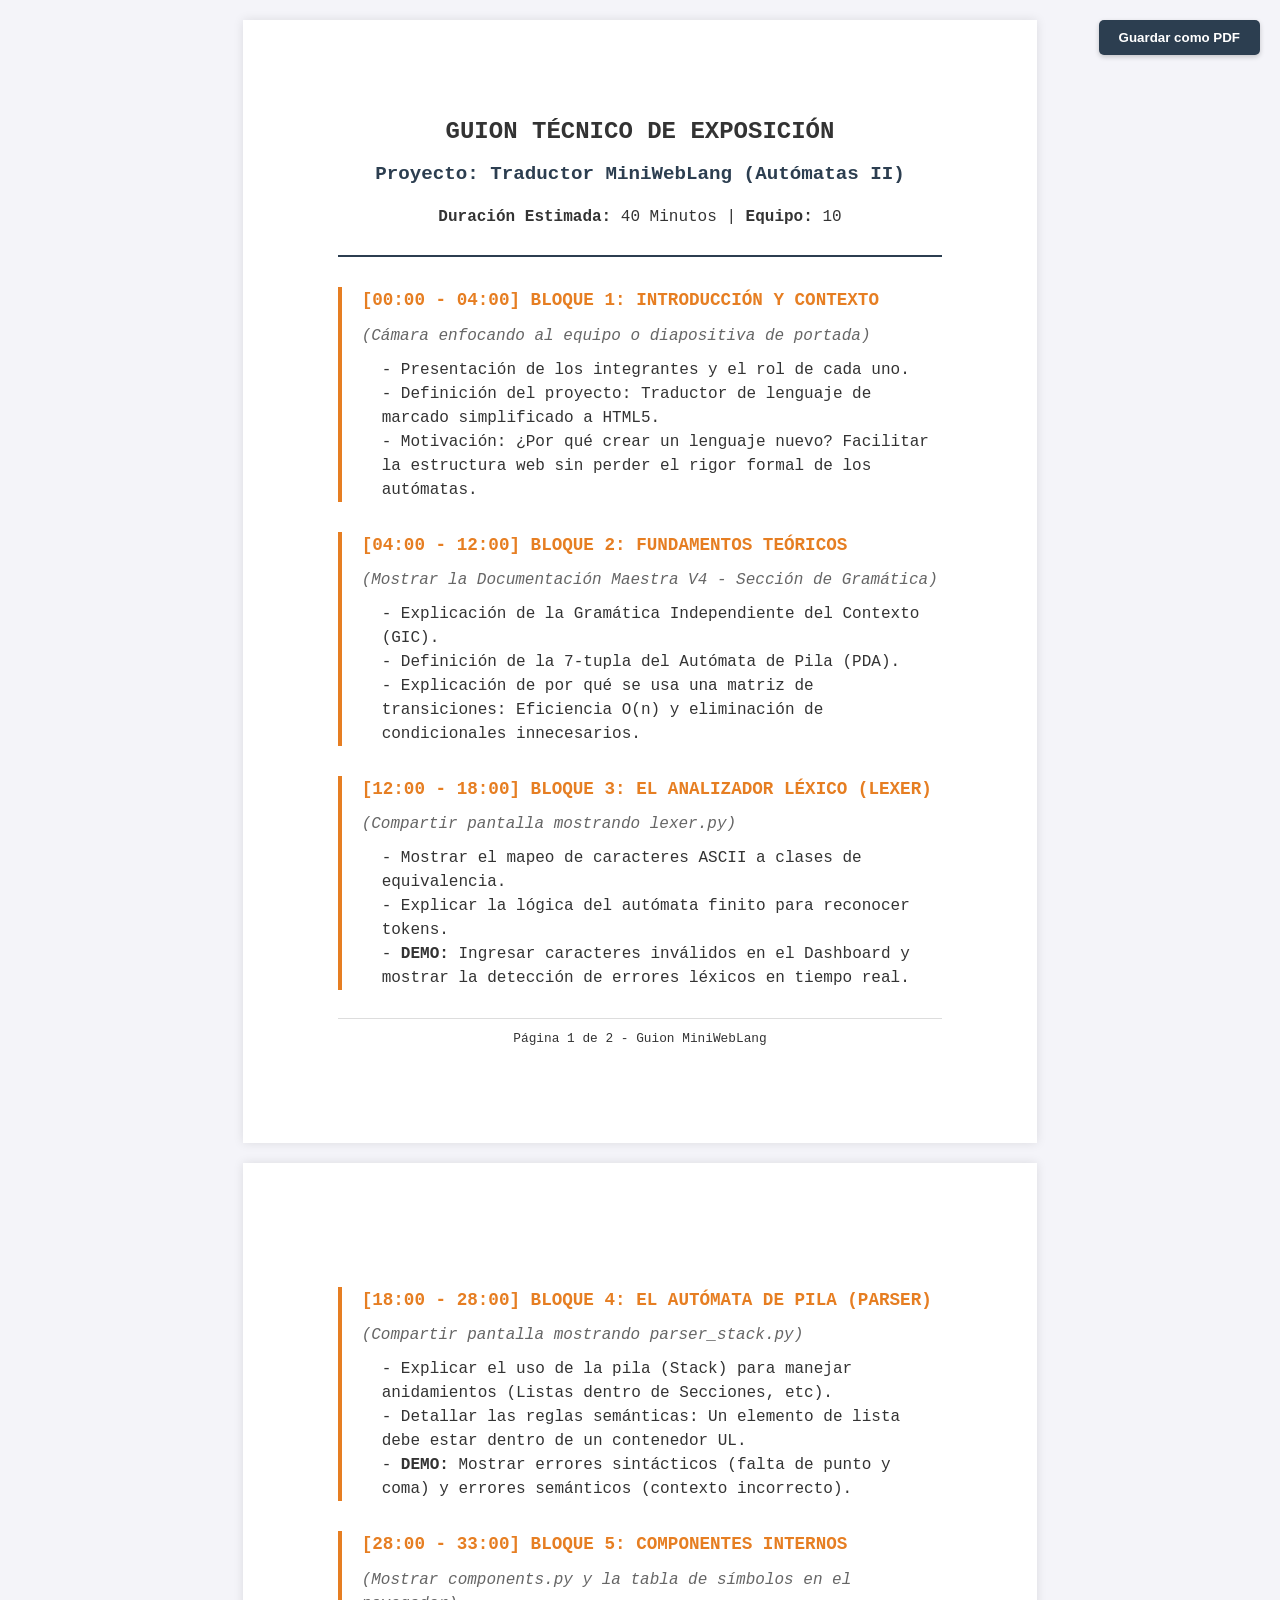
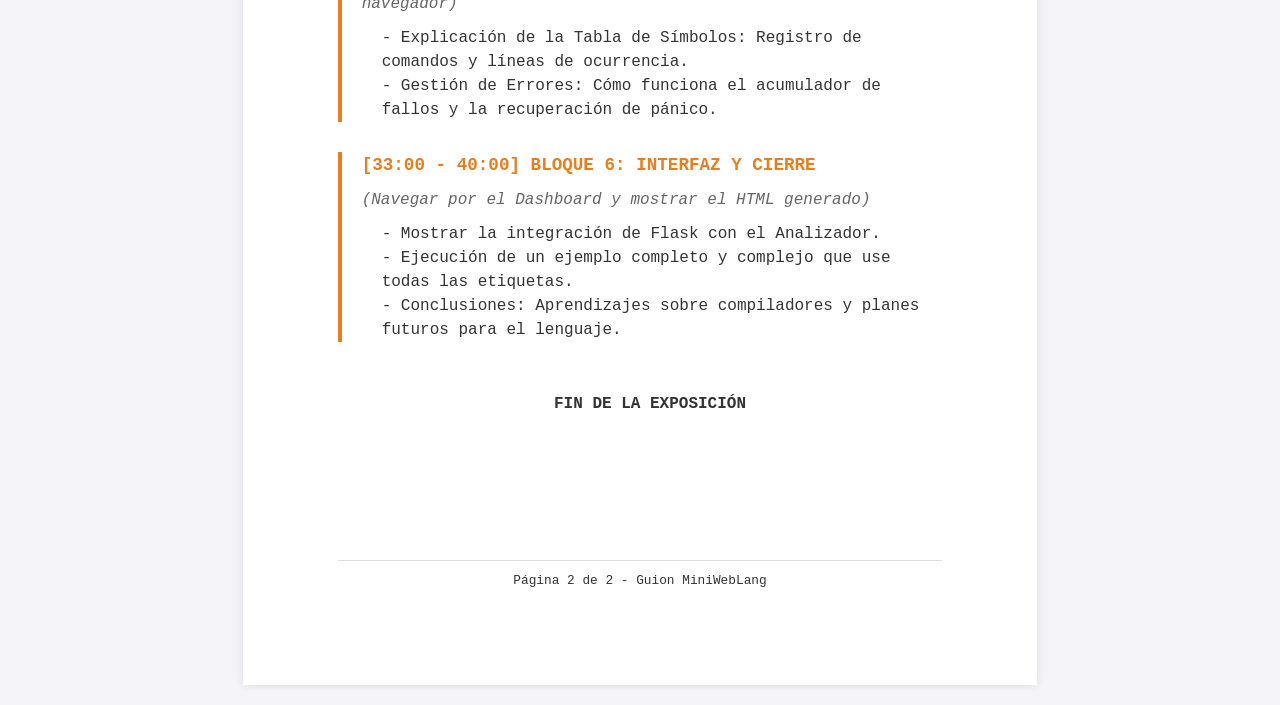
<file: guion_video_pdf.html>
<!DOCTYPE html>
<html lang="es">
<head>
    <meta charset="UTF-8">
    <meta name="viewport" content="width=device-width, initial-scale=1.0">
    <title>Guion de Exposición (40 Minutos) - Proyecto Autómatas II</title>
    <style>
        :root {
            --bg-color: #f4f4f9;
            --text-color: #333;
            --accent-color: #2c3e50;
            --time-color: #e67e22;
        }

        body {
            font-family: 'Courier New', Courier, monospace; /* Script style font */
            line-height: 1.5;
            background-color: var(--bg-color);
            color: var(--text-color);
            margin: 0;
            padding: 0;
        }

        .page {
            width: 210mm;
            min-height: 297mm;
            padding: 25mm;
            margin: 20px auto;
            background: white;
            box-shadow: 0 0 10px rgba(0,0,0,0.1);
            box-sizing: border-box;
            position: relative;
        }

        @media print {
            body { background: none; }
            .page { margin: 0; box-shadow: none; page-break-after: always; }
            .no-print { display: none; }
        }

        .btn-print {
            position: fixed;
            top: 20px;
            right: 20px;
            padding: 10px 20px;
            background-color: var(--accent-color);
            color: white;
            border: none;
            border-radius: 5px;
            cursor: pointer;
            font-weight: bold;
            box-shadow: 0 2px 5px rgba(0,0,0,0.2);
        }

        header {
            text-align: center;
            border-bottom: 2px solid var(--accent-color);
            margin-bottom: 30px;
            padding-bottom: 10px;
        }

        h1 { font-size: 1.5rem; margin: 0; text-transform: uppercase; }
        h2 { font-size: 1.2rem; margin: 10px 0; color: var(--accent-color); }

        .scene {
            margin-top: 30px;
            border-left: 4px solid var(--time-color);
            padding-left: 20px;
        }

        .time-mark {
            color: var(--time-color);
            font-weight: bold;
            font-size: 1.1rem;
            display: block;
            margin-bottom: 10px;
        }

        .instruction {
            font-style: italic;
            color: #666;
            margin-bottom: 10px;
            display: block;
        }

        .dialogue {
            margin-left: 20px;
            margin-bottom: 20px;
        }

        .bullet-list {
            margin-left: 40px;
            margin-bottom: 20px;
        }

        footer {
            position: absolute;
            bottom: 25mm;
            left: 25mm;
            right: 25mm;
            text-align: center;
            font-size: 0.8rem;
            border-top: 1px solid #ddd;
            padding-top: 10px;
        }
    </style>
</head>
<body>

    <button class="no-print btn-print" onclick="window.print()">Guardar como PDF</button>

    <div class="page">
        <header>
            <h1>GUION TÉCNICO DE EXPOSICIÓN</h1>
            <h2>Proyecto: Traductor MiniWebLang (Autómatas II)</h2>
            <p><strong>Duración Estimada:</strong> 40 Minutos | <strong>Equipo:</strong> 10</p>
        </header>

        <div class="scene">
            <span class="time-mark">[00:00 - 04:00] BLOQUE 1: INTRODUCCIÓN Y CONTEXTO</span>
            <span class="instruction">(Cámara enfocando al equipo o diapositiva de portada)</span>
            <div class="dialogue">
                - Presentación de los integrantes y el rol de cada uno.<br>
                - Definición del proyecto: Traductor de lenguaje de marcado simplificado a HTML5.<br>
                - Motivación: ¿Por qué crear un lenguaje nuevo? Facilitar la estructura web sin perder el rigor formal de los autómatas.
            </div>
        </div>

        <div class="scene">
            <span class="time-mark">[04:00 - 12:00] BLOQUE 2: FUNDAMENTOS TEÓRICOS</span>
            <span class="instruction">(Mostrar la Documentación Maestra V4 - Sección de Gramática)</span>
            <div class="dialogue">
                - Explicación de la Gramática Independiente del Contexto (GIC).<br>
                - Definición de la 7-tupla del Autómata de Pila (PDA).<br>
                - Explicación de por qué se usa una matriz de transiciones: Eficiencia O(n) y eliminación de condicionales innecesarios.
            </div>
        </div>

        <div class="scene">
            <span class="time-mark">[12:00 - 18:00] BLOQUE 3: EL ANALIZADOR LÉXICO (LEXER)</span>
            <span class="instruction">(Compartir pantalla mostrando lexer.py)</span>
            <div class="dialogue">
                - Mostrar el mapeo de caracteres ASCII a clases de equivalencia.<br>
                - Explicar la lógica del autómata finito para reconocer tokens.<br>
                - <strong>DEMO:</strong> Ingresar caracteres inválidos en el Dashboard y mostrar la detección de errores léxicos en tiempo real.
            </div>
        </div>

        <footer>Página 1 de 2 - Guion MiniWebLang</footer>
    </div>

    <div class="page">
        <div class="scene">
            <span class="time-mark">[18:00 - 28:00] BLOQUE 4: EL AUTÓMATA DE PILA (PARSER)</span>
            <span class="instruction">(Compartir pantalla mostrando parser_stack.py)</span>
            <div class="dialogue">
                - Explicar el uso de la pila (Stack) para manejar anidamientos (Listas dentro de Secciones, etc).<br>
                - Detallar las reglas semánticas: Un elemento de lista debe estar dentro de un contenedor UL.<br>
                - <strong>DEMO:</strong> Mostrar errores sintácticos (falta de punto y coma) y errores semánticos (contexto incorrecto).
            </div>
        </div>

        <div class="scene">
            <span class="time-mark">[28:00 - 33:00] BLOQUE 5: COMPONENTES INTERNOS</span>
            <span class="instruction">(Mostrar components.py y la tabla de símbolos en el navegador)</span>
            <div class="dialogue">
                - Explicación de la Tabla de Símbolos: Registro de comandos y líneas de ocurrencia.<br>
                - Gestión de Errores: Cómo funciona el acumulador de fallos y la recuperación de pánico.
            </div>
        </div>

        <div class="scene">
            <span class="time-mark">[33:00 - 40:00] BLOQUE 6: INTERFAZ Y CIERRE</span>
            <span class="instruction">(Navegar por el Dashboard y mostrar el HTML generado)</span>
            <div class="dialogue">
                - Mostrar la integración de Flask con el Analizador.<br>
                - Ejecución de un ejemplo completo y complejo que use todas las etiquetas.<br>
                - Conclusiones: Aprendizajes sobre compiladores y planes futuros para el lenguaje.
            </div>
        </div>

        <div class="dialogue" style="margin-top: 50px; text-align: center; font-weight: bold;">
            FIN DE LA EXPOSICIÓN
        </div>

        <footer>Página 2 de 2 - Guion MiniWebLang</footer>
    </div>

</body>
</html>
</file>
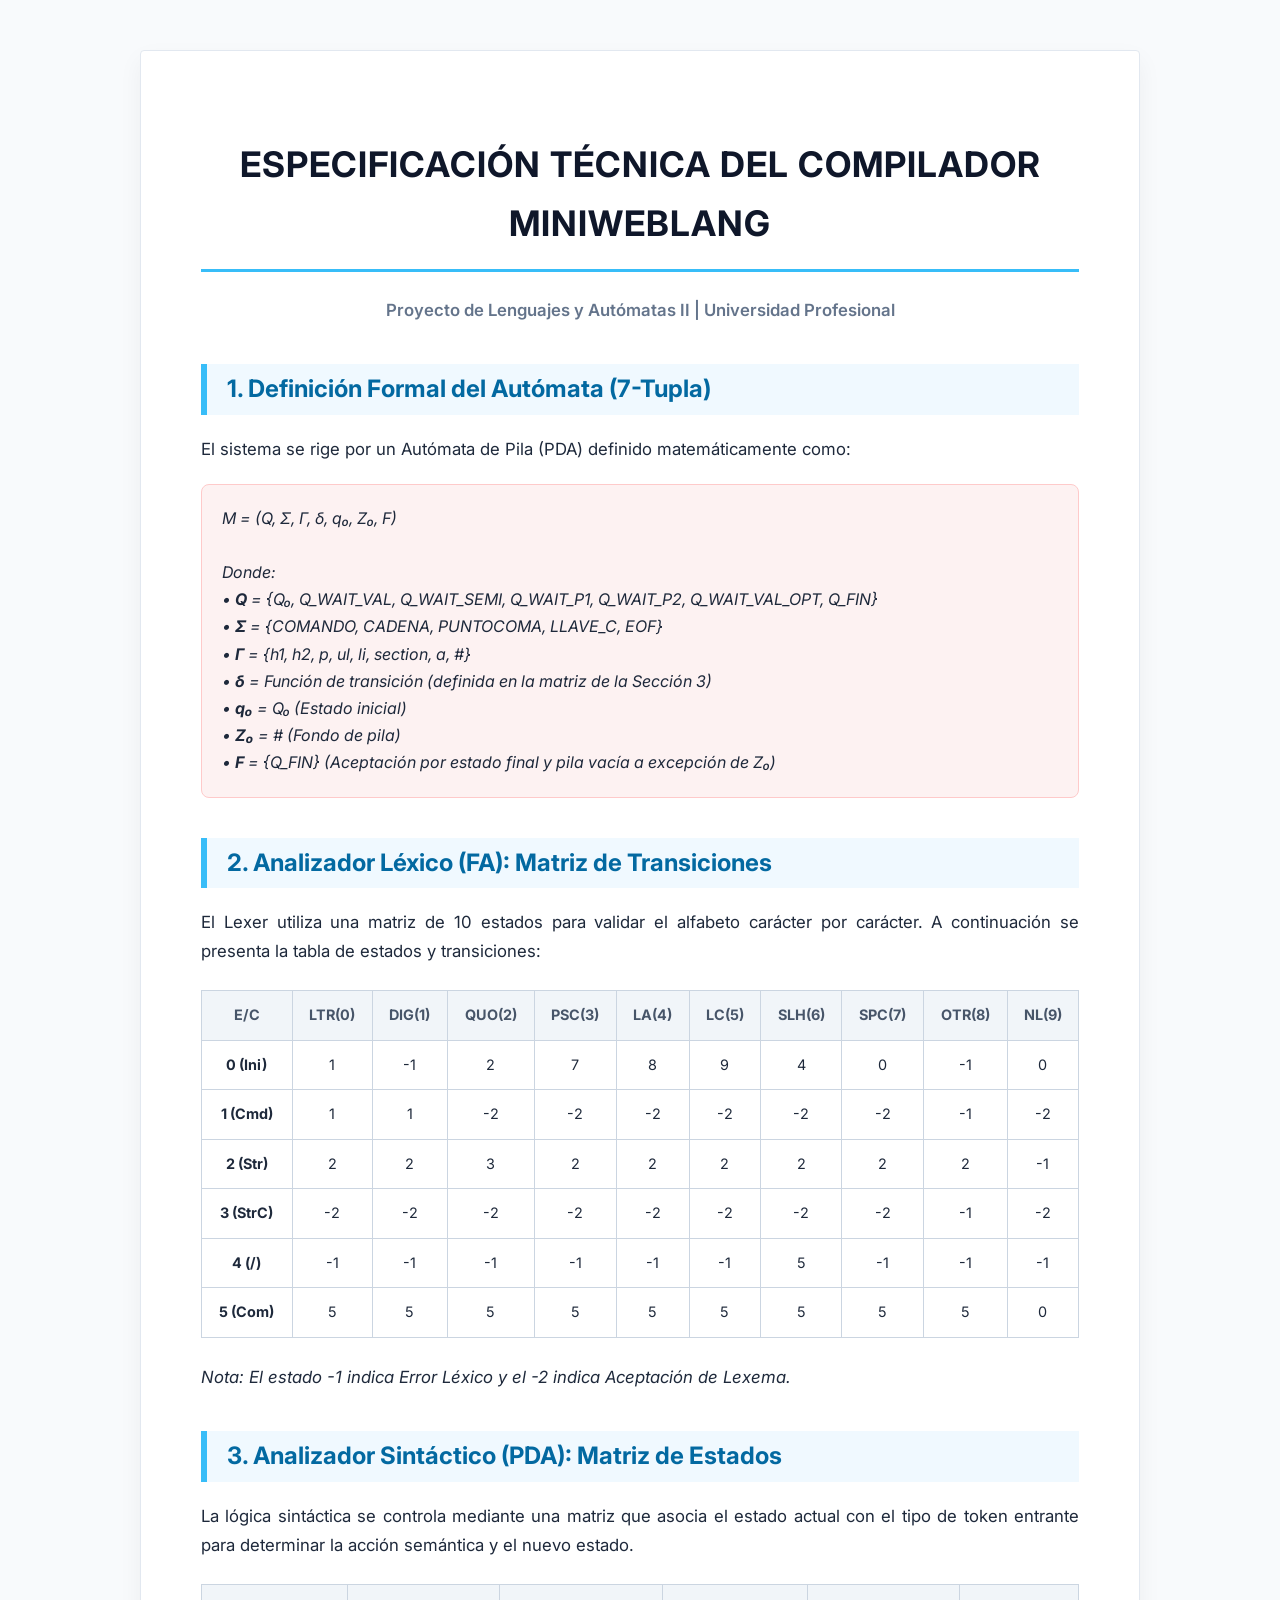
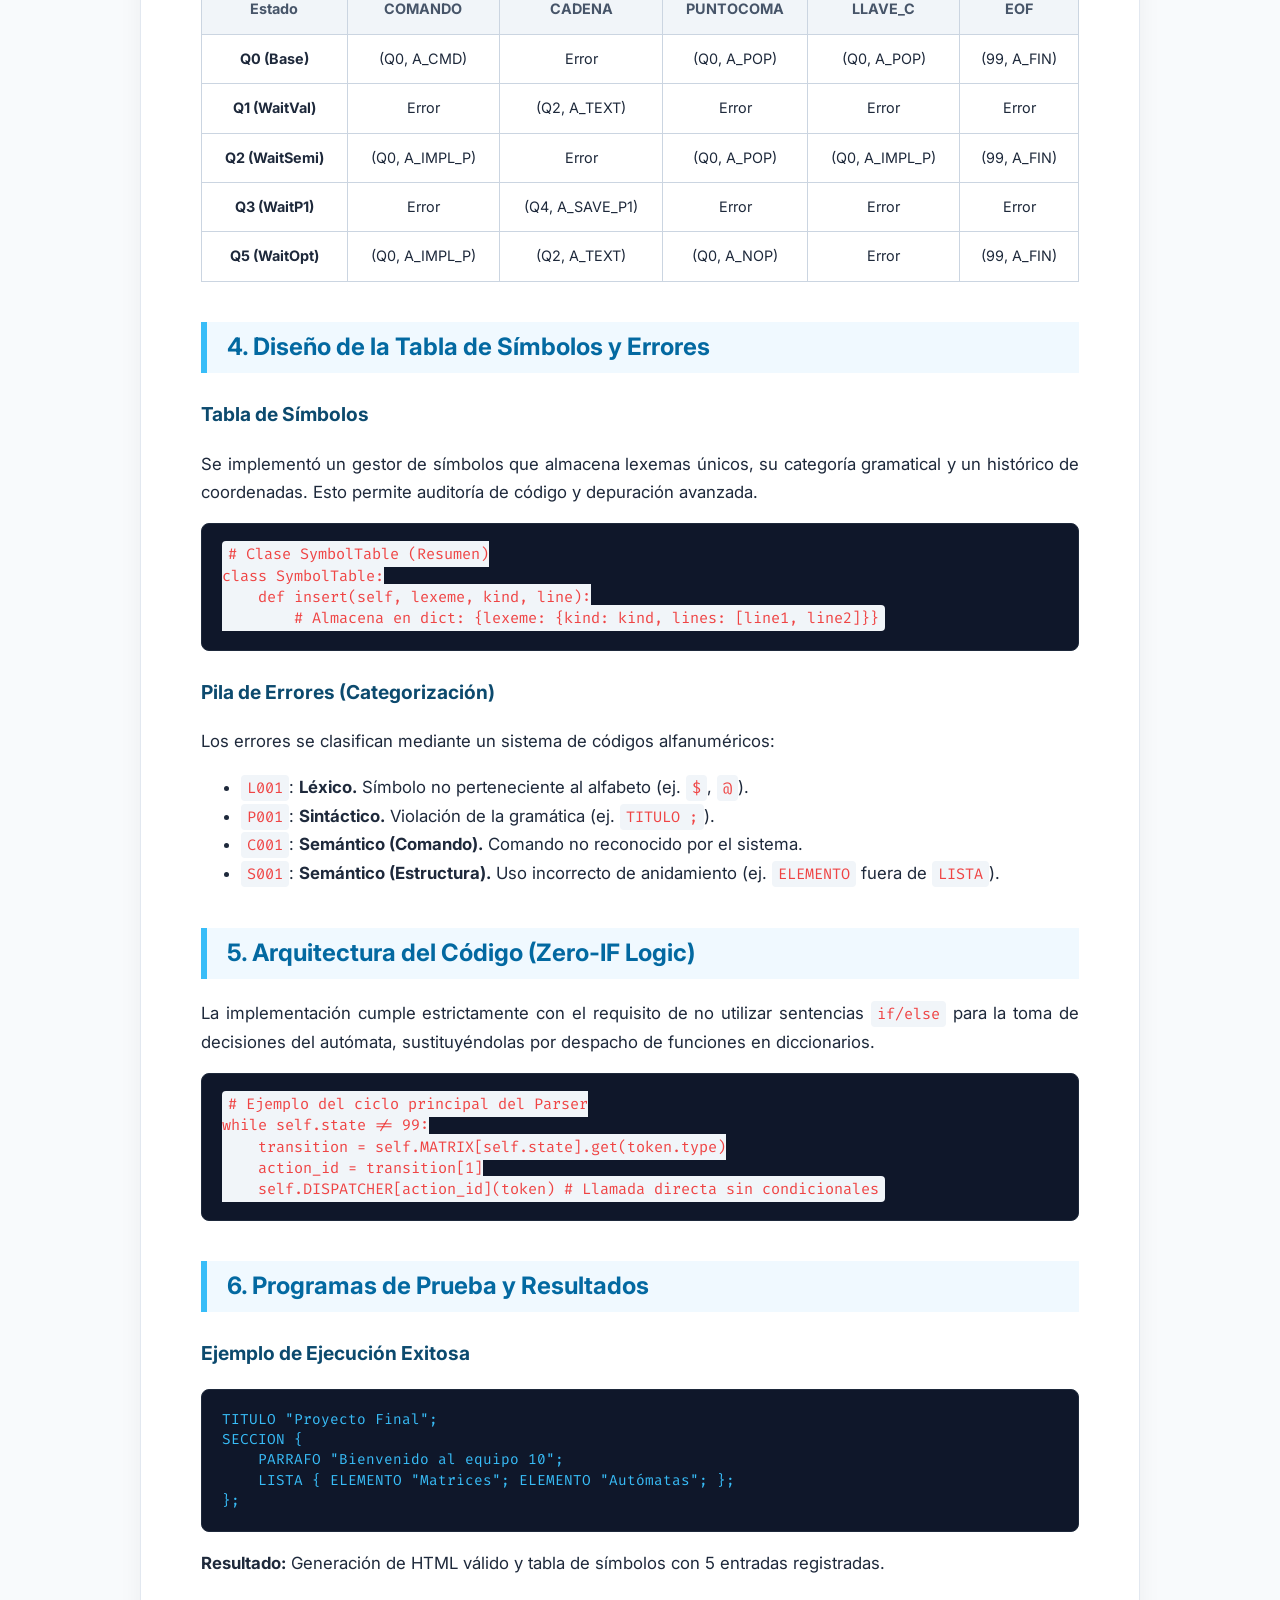
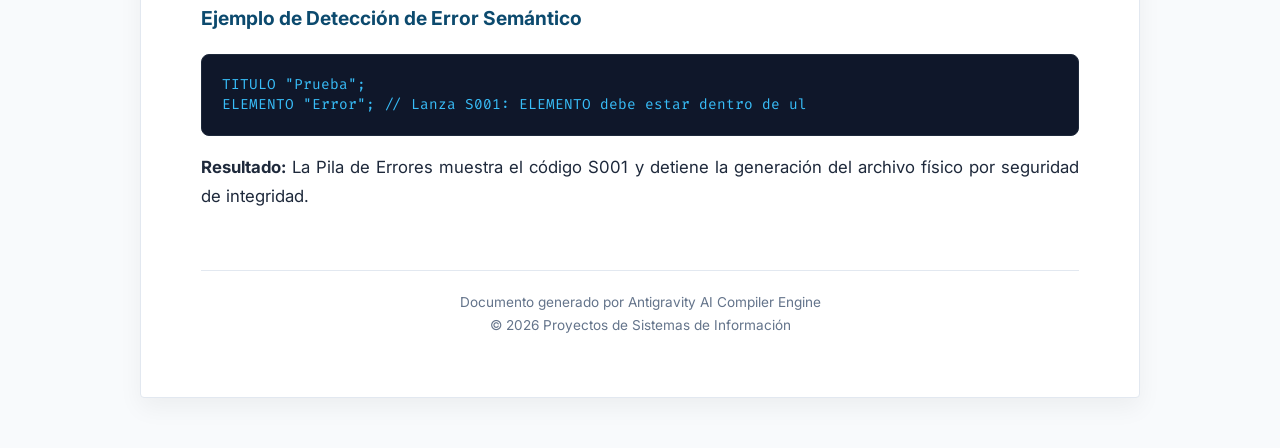
<file: reporte_tecnico.html>
<!DOCTYPE html>
<html lang="es">
<head>
    <meta charset="UTF-8">
    <title>Reporte Técnico Extenso - Proyecto Autómatas II</title>
    <style>
        @import url('https://fonts.googleapis.com/css2?family=Inter:wght@400;600;700&family=Fira+Code:wght@400;500&display=swap');
        body { font-family: 'Inter', sans-serif; line-height: 1.7; color: #1e293b; max-width: 1000px; margin: auto; padding: 50px; background: #f8fafc; }
        .document { background: white; padding: 60px; border-radius: 4px; box-shadow: 0 10px 25px rgba(0,0,0,0.05); border: 1px solid #e2e8f0; }
        h1 { color: #0f172a; border-bottom: 3px solid #38bdf8; padding-bottom: 15px; text-align: center; font-size: 2.2rem; text-transform: uppercase; letter-spacing: 1px; }
        h2 { color: #0369a1; margin-top: 40px; border-left: 6px solid #38bdf8; padding-left: 20px; font-size: 1.5rem; background: #f0f9ff; padding-top: 5px; padding-bottom: 5px; }
        h3 { color: #0c4a6e; margin-top: 25px; font-size: 1.2rem; }
        p, li { font-size: 1.05rem; text-align: justify; }
        pre { background: #0f172a; color: #38bdf8; padding: 20px; border-radius: 8px; overflow-x: auto; font-family: 'Fira Code', monospace; font-size: 0.9rem; line-height: 1.4; border: 1px solid #1e293b; }
        code { font-family: 'Fira Code', monospace; background: #f1f5f9; padding: 3px 6px; border-radius: 4px; color: #ef4444; font-size: 0.95rem; }
        table { width: 100%; border-collapse: collapse; margin: 25px 0; font-size: 0.9rem; }
        th, td { border: 1px solid #cbd5e1; padding: 12px; text-align: center; }
        th { background-color: #f1f5f9; color: #475569; font-weight: 700; }
        .formal-def { background: #fdf2f2; border: 1px solid #fecaca; padding: 20px; border-radius: 8px; margin: 20px 0; font-style: italic; }
        .footer { margin-top: 60px; text-align: center; font-size: 0.85rem; color: #64748b; border-top: 1px solid #e2e8f0; padding-top: 20px; }
        .page-break { page-break-after: always; }
        @media print {
            body { background: white; padding: 0; }
            .document { box-shadow: none; border: none; padding: 0; }
        }
    </style>
</head>
<body>
    <div class="document">
        <h1>Especificación Técnica del Compilador MiniWebLang</h1>
        <p style="text-align: center; font-weight: 600; color: #64748b;">Proyecto de Lenguajes y Autómatas II | Universidad Profesional</p>

        <h2>1. Definición Formal del Autómata (7-Tupla)</h2>
        <p>El sistema se rige por un Autómata de Pila (PDA) definido matemáticamente como:</p>
        <div class="formal-def">
            M = (Q, Σ, Γ, δ, q₀, Z₀, F) <br><br>
            Donde:<br>
            • <b>Q</b> = {Q₀, Q_WAIT_VAL, Q_WAIT_SEMI, Q_WAIT_P1, Q_WAIT_P2, Q_WAIT_VAL_OPT, Q_FIN}<br>
            • <b>Σ</b> = {COMANDO, CADENA, PUNTOCOMA, LLAVE_C, EOF}<br>
            • <b>Γ</b> = {h1, h2, p, ul, li, section, a, #}<br>
            • <b>δ</b> = Función de transición (definida en la matriz de la Sección 3)<br>
            • <b>q₀</b> = Q₀ (Estado inicial)<br>
            • <b>Z₀</b> = # (Fondo de pila)<br>
            • <b>F</b> = {Q_FIN} (Aceptación por estado final y pila vacía a excepción de Z₀)
        </div>

        <div class="page-break"></div>

        <h2>2. Analizador Léxico (FA): Matriz de Transiciones</h2>
        <p>El Lexer utiliza una matriz de 10 estados para validar el alfabeto carácter por carácter. A continuación se presenta la tabla de estados y transiciones:</p>
        
        <table>
            <thead>
                <tr>
                    <th>E/C</th>
                    <th>LTR(0)</th>
                    <th>DIG(1)</th>
                    <th>QUO(2)</th>
                    <th>PSC(3)</th>
                    <th>LA(4)</th>
                    <th>LC(5)</th>
                    <th>SLH(6)</th>
                    <th>SPC(7)</th>
                    <th>OTR(8)</th>
                    <th>NL(9)</th>
                </tr>
            </thead>
            <tbody>
                <tr><td><b>0 (Ini)</b></td><td>1</td><td>-1</td><td>2</td><td>7</td><td>8</td><td>9</td><td>4</td><td>0</td><td>-1</td><td>0</td></tr>
                <tr><td><b>1 (Cmd)</b></td><td>1</td><td>1</td><td>-2</td><td>-2</td><td>-2</td><td>-2</td><td>-2</td><td>-2</td><td>-1</td><td>-2</td></tr>
                <tr><td><b>2 (Str)</b></td><td>2</td><td>2</td><td>3</td><td>2</td><td>2</td><td>2</td><td>2</td><td>2</td><td>2</td><td>-1</td></tr>
                <tr><td><b>3 (StrC)</b></td><td>-2</td><td>-2</td><td>-2</td><td>-2</td><td>-2</td><td>-2</td><td>-2</td><td>-2</td><td>-1</td><td>-2</td></tr>
                <tr><td><b>4 (/)</b></td><td>-1</td><td>-1</td><td>-1</td><td>-1</td><td>-1</td><td>-1</td><td>5</td><td>-1</td><td>-1</td><td>-1</td></tr>
                <tr><td><b>5 (Com)</b></td><td>5</td><td>5</td><td>5</td><td>5</td><td>5</td><td>5</td><td>5</td><td>5</td><td>5</td><td>0</td></tr>
            </tbody>
        </table>
        <p><i>Nota: El estado -1 indica Error Léxico y el -2 indica Aceptación de Lexema.</i></p>

        <h2>3. Analizador Sintáctico (PDA): Matriz de Estados</h2>
        <p>La lógica sintáctica se controla mediante una matriz que asocia el estado actual con el tipo de token entrante para determinar la acción semántica y el nuevo estado.</p>

        <table>
            <thead>
                <tr>
                    <th>Estado</th>
                    <th>COMANDO</th>
                    <th>CADENA</th>
                    <th>PUNTOCOMA</th>
                    <th>LLAVE_C</th>
                    <th>EOF</th>
                </tr>
            </thead>
            <tbody>
                <tr><td><b>Q0 (Base)</b></td><td>(Q0, A_CMD)</td><td>Error</td><td>(Q0, A_POP)</td><td>(Q0, A_POP)</td><td>(99, A_FIN)</td></tr>
                <tr><td><b>Q1 (WaitVal)</b></td><td>Error</td><td>(Q2, A_TEXT)</td><td>Error</td><td>Error</td><td>Error</td></tr>
                <tr><td><b>Q2 (WaitSemi)</b></td><td>(Q0, A_IMPL_P)</td><td>Error</td><td>(Q0, A_POP)</td><td>(Q0, A_IMPL_P)</td><td>(99, A_FIN)</td></tr>
                <tr><td><b>Q3 (WaitP1)</b></td><td>Error</td><td>(Q4, A_SAVE_P1)</td><td>Error</td><td>Error</td><td>Error</td></tr>
                <tr><td><b>Q5 (WaitOpt)</b></td><td>(Q0, A_IMPL_P)</td><td>(Q2, A_TEXT)</td><td>(Q0, A_NOP)</td><td>Error</td><td>(99, A_FIN)</td></tr>
            </tbody>
        </table>

        <div class="page-break"></div>

        <h2>4. Diseño de la Tabla de Símbolos y Errores</h2>
        <h3>Tabla de Símbolos</h3>
        <p>Se implementó un gestor de símbolos que almacena lexemas únicos, su categoría gramatical y un histórico de coordenadas. Esto permite auditoría de código y depuración avanzada.</p>
        <pre><code># Clase SymbolTable (Resumen)
class SymbolTable:
    def insert(self, lexeme, kind, line):
        # Almacena en dict: {lexeme: {kind: kind, lines: [line1, line2]}}</code></pre>

        <h3>Pila de Errores (Categorización)</h3>
        <p>Los errores se clasifican mediante un sistema de códigos alfanuméricos:</p>
        <ul>
            <li><code>L001</code>: <b>Léxico.</b> Símbolo no perteneciente al alfabeto (ej. <code>$</code>, <code>@</code>).</li>
            <li><code>P001</code>: <b>Sintáctico.</b> Violación de la gramática (ej. <code>TITULO ;</code>).</li>
            <li><code>C001</code>: <b>Semántico (Comando).</b> Comando no reconocido por el sistema.</li>
            <li><code>S001</code>: <b>Semántico (Estructura).</b> Uso incorrecto de anidamiento (ej. <code>ELEMENTO</code> fuera de <code>LISTA</code>).</li>
        </ul>

        <h2>5. Arquitectura del Código (Zero-IF Logic)</h2>
        <p>La implementación cumple estrictamente con el requisito de no utilizar sentencias <code>if/else</code> para la toma de decisiones del autómata, sustituyéndolas por despacho de funciones en diccionarios.</p>
        <pre><code># Ejemplo del ciclo principal del Parser
while self.state != 99:
    transition = self.MATRIX[self.state].get(token.type)
    action_id = transition[1]
    self.DISPATCHER[action_id](token) # Llamada directa sin condicionales</code></pre>

        <div class="page-break"></div>

        <h2>6. Programas de Prueba y Resultados</h2>
        <h3>Ejemplo de Ejecución Exitosa</h3>
        <pre>TITULO "Proyecto Final";
SECCION {
    PARRAFO "Bienvenido al equipo 10";
    LISTA { ELEMENTO "Matrices"; ELEMENTO "Autómatas"; };
};</pre>
        <p><b>Resultado:</b> Generación de HTML válido y tabla de símbolos con 5 entradas registradas.</p>

        <h3>Ejemplo de Detección de Error Semántico</h3>
        <pre>TITULO "Prueba";
ELEMENTO "Error"; // Lanza S001: ELEMENTO debe estar dentro de ul</pre>
        <p><b>Resultado:</b> La Pila de Errores muestra el código S001 y detiene la generación del archivo físico por seguridad de integridad.</p>

        <footer class="footer">
            Documento generado por Antigravity AI Compiler Engine <br>
            &copy; 2026 Proyectos de Sistemas de Información
        </footer>
    </div>
</body>
</html>
</file>
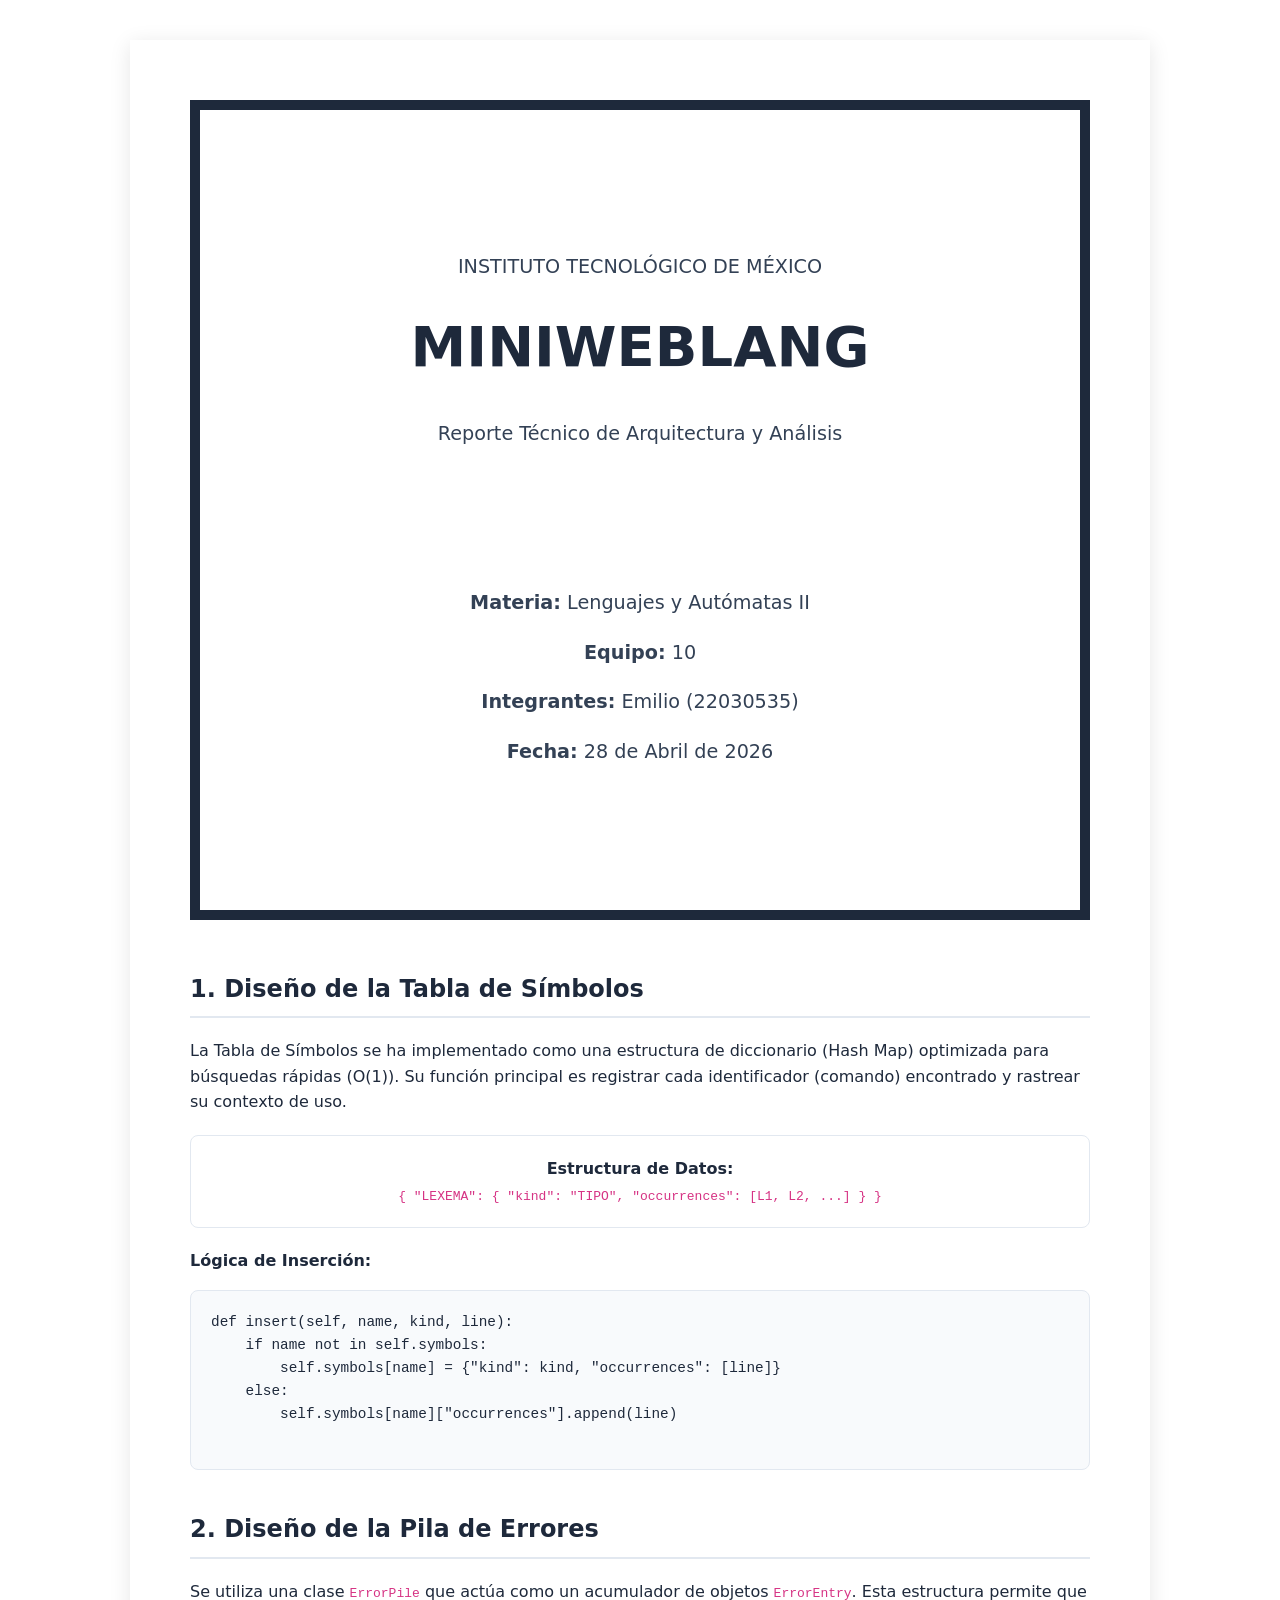
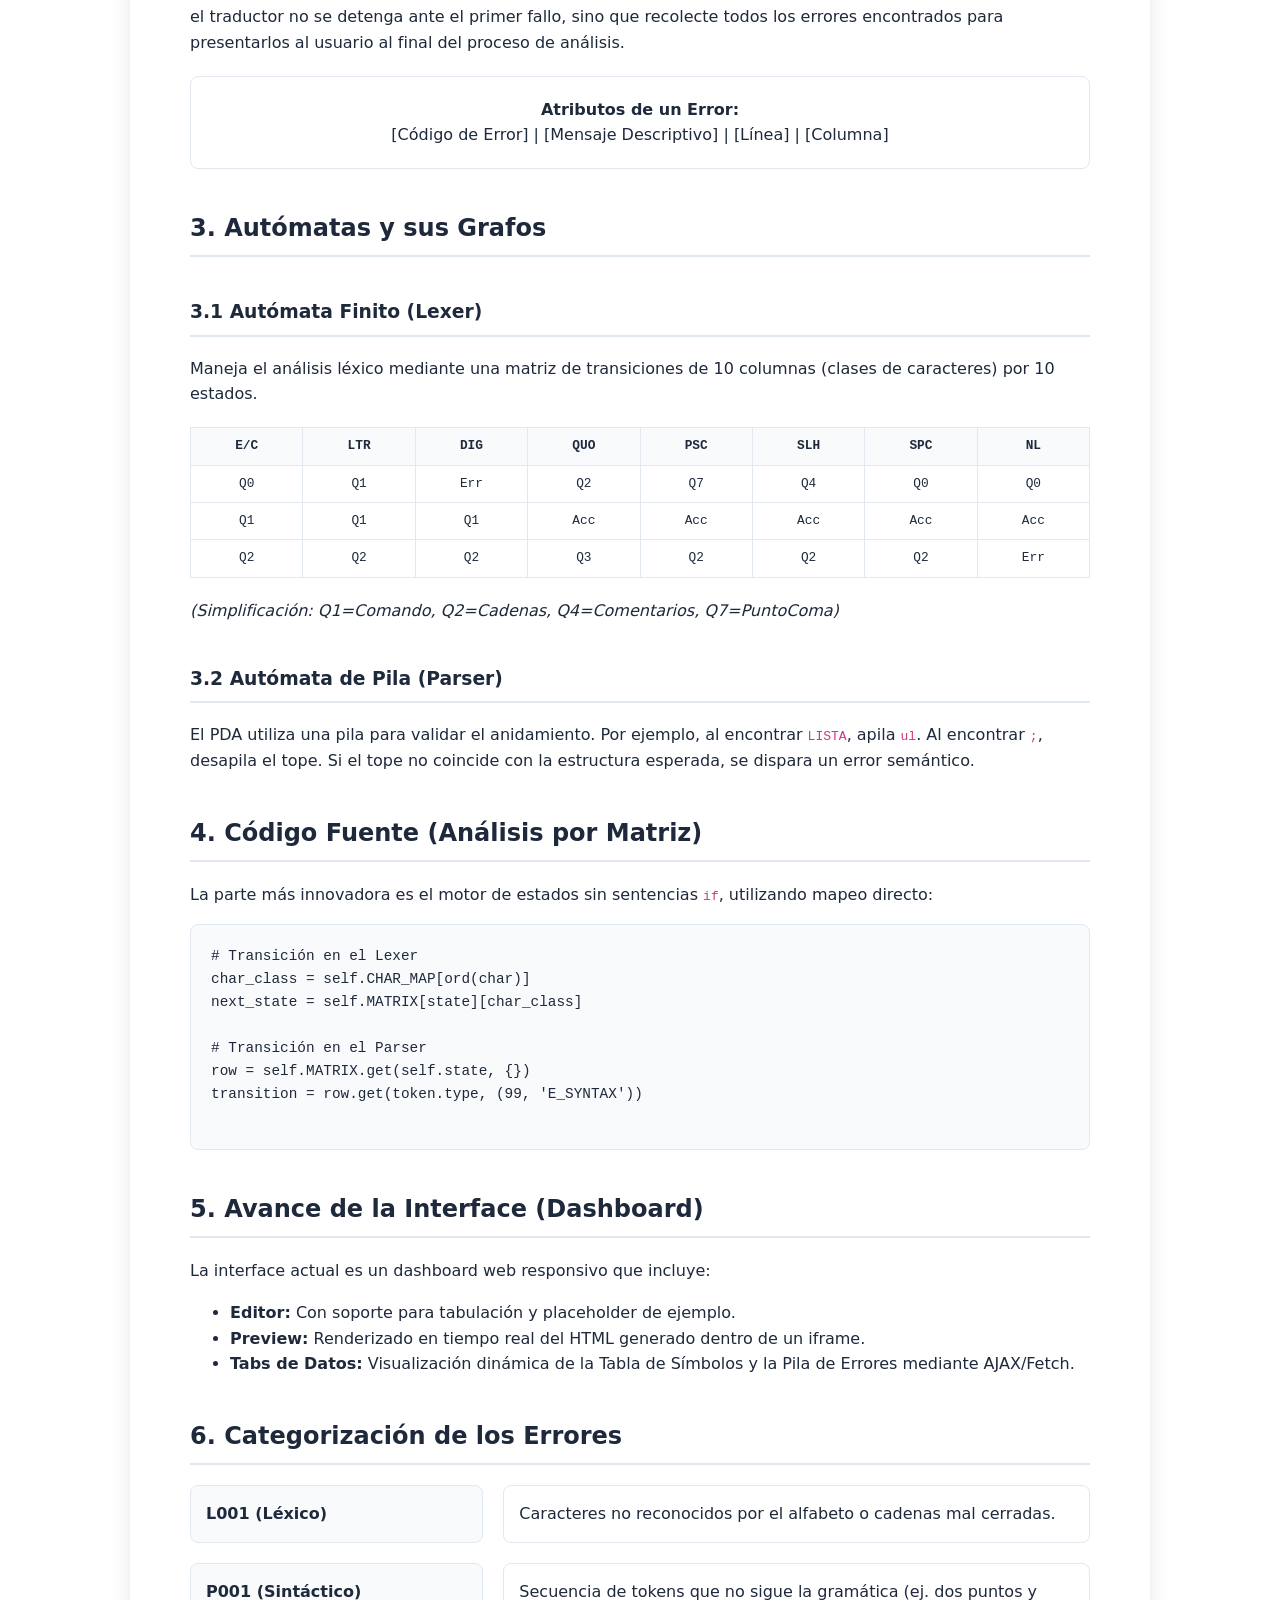
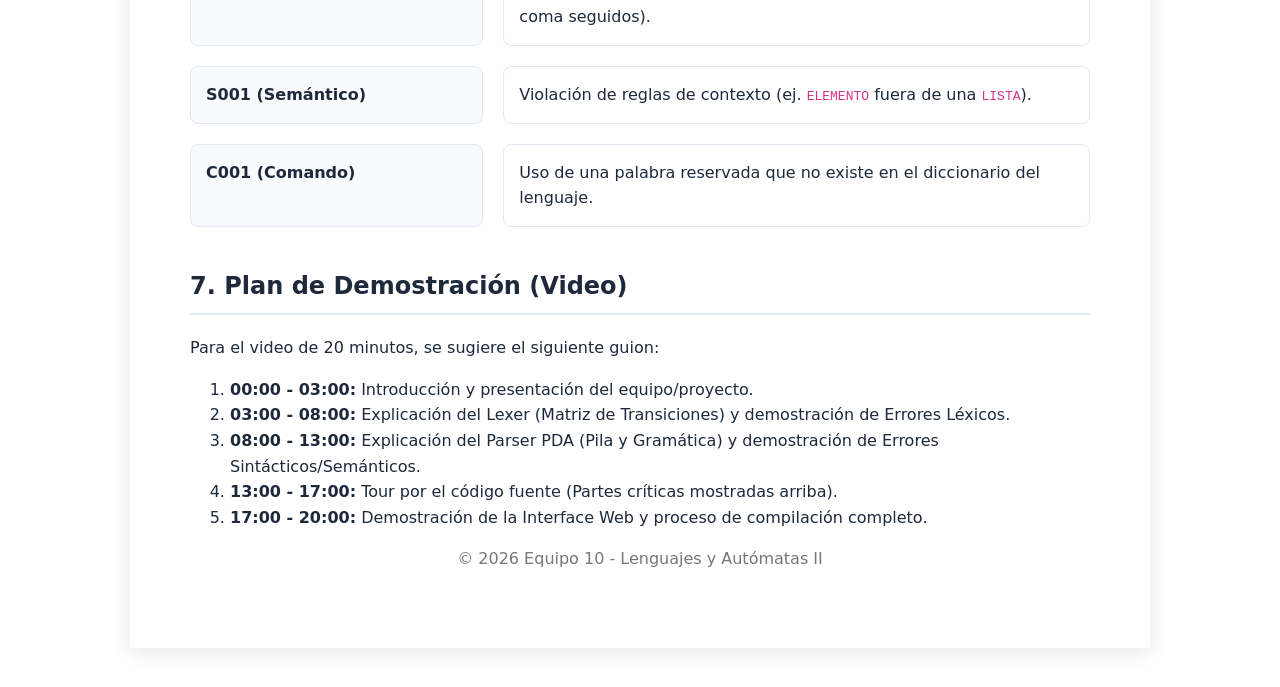
<file: reporte_tecnico_detallado.html>
<!DOCTYPE html>
<html lang="es">
<head>
    <meta charset="UTF-8">
    <meta name="viewport" content="width=device-width, initial-scale=1.0">
    <title>Especificación Técnica - Traductor MiniWebLang</title>
    <style>
        :root {
            --primary: #1e293b;
            --secondary: #334155;
            --accent: #3b82f6;
            --code-bg: #f8fafc;
            --border: #e2e8f0;
        }
        body { font-family: 'Segoe UI', system-ui, sans-serif; line-height: 1.6; color: var(--primary); margin: 0; padding: 0; }
        .page { max-width: 900px; margin: 40px auto; padding: 60px; background: white; box-shadow: 0 4px 20px rgba(0,0,0,0.1); }
        h1, h2, h3 { color: var(--primary); border-bottom: 2px solid var(--border); padding-bottom: 8px; margin-top: 40px; }
        .cover { text-align: center; height: 800px; display: flex; flex-direction: column; justify-content: center; border: 10px solid var(--primary); margin-bottom: 50px; }
        .cover h1 { font-size: 3.5rem; border: none; margin: 0; }
        .cover p { font-size: 1.2rem; color: var(--secondary); }
        
        .matrix-table { width: 100%; border-collapse: collapse; font-family: 'Courier New', Courier, monospace; font-size: 0.8rem; margin: 20px 0; }
        .matrix-table th, .matrix-table td { border: 1px solid var(--border); padding: 8px; text-align: center; }
        .matrix-table th { background: var(--code-bg); }
        
        pre { background: var(--code-bg); padding: 20px; border-radius: 8px; overflow-x: auto; font-size: 0.9rem; border: 1px solid var(--border); }
        code { color: #d63384; }
        
        .diagram { background: #fff; border: 1px solid var(--border); padding: 20px; margin: 20px 0; border-radius: 8px; text-align: center; }
        .error-cat { display: grid; grid-template-columns: 1fr 2fr; gap: 20px; margin: 20px 0; }
        .error-cat div { padding: 15px; border: 1px solid var(--border); border-radius: 8px; }
        .error-cat .label { font-weight: bold; background: var(--code-bg); }
        
        @media print {
            .page { box-shadow: none; margin: 0; max-width: 100%; }
            .no-print { display: none; }
            h1, h2, h3 { page-break-after: avoid; }
        }
    </style>
</head>
<body>

    <div class="page">
        <!-- PORTADA -->
        <div class="cover">
            <p>INSTITUTO TECNOLÓGICO DE MÉXICO</p>
            <h1>MINIWEBLANG</h1>
            <p>Reporte Técnico de Arquitectura y Análisis</p>
            <div style="margin-top: 100px;">
                <p><strong>Materia:</strong> Lenguajes y Autómatas II</p>
                <p><strong>Equipo:</strong> 10</p>
                <p><strong>Integrantes:</strong> Emilio (22030535)</p>
                <p><strong>Fecha:</strong> 28 de Abril de 2026</p>
            </div>
        </div>

        <!-- 1. TABLA DE SIMBOLOS -->
        <h2>1. Diseño de la Tabla de Símbolos</h2>
        <p>
            La Tabla de Símbolos se ha implementado como una estructura de diccionario (Hash Map) optimizada para búsquedas rápidas (O(1)). Su función principal es registrar cada identificador (comando) encontrado y rastrear su contexto de uso.
        </p>
        <div class="diagram">
            <strong>Estructura de Datos:</strong><br>
            <code>{ "LEXEMA": { "kind": "TIPO", "occurrences": [L1, L2, ...] } }</code>
        </div>
        <p><strong>Lógica de Inserción:</strong></p>
        <pre>
def insert(self, name, kind, line):
    if name not in self.symbols:
        self.symbols[name] = {"kind": kind, "occurrences": [line]}
    else:
        self.symbols[name]["occurrences"].append(line)
        </pre>

        <!-- 2. PILA DE ERRORES -->
        <h2>2. Diseño de la Pila de Errores</h2>
        <p>
            Se utiliza una clase <code>ErrorPile</code> que actúa como un acumulador de objetos <code>ErrorEntry</code>. Esta estructura permite que el traductor no se detenga ante el primer fallo, sino que recolecte todos los errores encontrados para presentarlos al usuario al final del proceso de análisis.
        </p>
        <div class="diagram">
            <strong>Atributos de un Error:</strong><br>
            [Código de Error] | [Mensaje Descriptivo] | [Línea] | [Columna]
        </div>

        <!-- 3. AUTOMATAS Y GRAFOS -->
        <h2>3. Autómatas y sus Grafos</h2>
        
        <h3>3.1 Autómata Finito (Lexer)</h3>
        <p>Maneja el análisis léxico mediante una matriz de transiciones de 10 columnas (clases de caracteres) por 10 estados.</p>
        <table class="matrix-table">
            <tr><th>E/C</th><th>LTR</th><th>DIG</th><th>QUO</th><th>PSC</th><th>SLH</th><th>SPC</th><th>NL</th></tr>
            <tr><td>Q0</td><td>Q1</td><td>Err</td><td>Q2</td><td>Q7</td><td>Q4</td><td>Q0</td><td>Q0</td></tr>
            <tr><td>Q1</td><td>Q1</td><td>Q1</td><td>Acc</td><td>Acc</td><td>Acc</td><td>Acc</td><td>Acc</td></tr>
            <tr><td>Q2</td><td>Q2</td><td>Q2</td><td>Q3</td><td>Q2</td><td>Q2</td><td>Q2</td><td>Err</td></tr>
        </table>
        <p><em>(Simplificación: Q1=Comando, Q2=Cadenas, Q4=Comentarios, Q7=PuntoComa)</em></p>

        <h3>3.2 Autómata de Pila (Parser)</h3>
        <p>
            El PDA utiliza una pila para validar el anidamiento. Por ejemplo, al encontrar <code>LISTA</code>, apila <code>ul</code>. Al encontrar <code>;</code>, desapila el tope. Si el tope no coincide con la estructura esperada, se dispara un error semántico.
        </p>

        <!-- 4. CODIGO FUENTE CRITICO -->
        <h2>4. Código Fuente (Análisis por Matriz)</h2>
        <p>La parte más innovadora es el motor de estados sin sentencias <code>if</code>, utilizando mapeo directo:</p>
        <pre>
# Transición en el Lexer
char_class = self.CHAR_MAP[ord(char)]
next_state = self.MATRIX[state][char_class]

# Transición en el Parser
row = self.MATRIX.get(self.state, {})
transition = row.get(token.type, (99, 'E_SYNTAX'))
        </pre>

        <!-- 5. AVANCE DE INTERFACE -->
        <h2>5. Avance de la Interface (Dashboard)</h2>
        <p>
            La interface actual es un dashboard web responsivo que incluye:
        </p>
        <ul>
            <li><strong>Editor:</strong> Con soporte para tabulación y placeholder de ejemplo.</li>
            <li><strong>Preview:</strong> Renderizado en tiempo real del HTML generado dentro de un iframe.</li>
            <li><strong>Tabs de Datos:</strong> Visualización dinámica de la Tabla de Símbolos y la Pila de Errores mediante AJAX/Fetch.</li>
        </ul>

        <!-- 6. CATEGORIZACION DE ERRORES -->
        <h2>6. Categorización de los Errores</h2>
        <div class="error-cat">
            <div class="label">L001 (Léxico)</div>
            <div>Caracteres no reconocidos por el alfabeto o cadenas mal cerradas.</div>
            
            <div class="label">P001 (Sintáctico)</div>
            <div>Secuencia de tokens que no sigue la gramática (ej. dos puntos y coma seguidos).</div>
            
            <div class="label">S001 (Semántico)</div>
            <div>Violación de reglas de contexto (ej. <code>ELEMENTO</code> fuera de una <code>LISTA</code>).</div>
            
            <div class="label">C001 (Comando)</div>
            <div>Uso de una palabra reservada que no existe en el diccionario del lenguaje.</div>
        </div>

        <!-- 7. PLAN DE VIDEO -->
        <h2>7. Plan de Demostración (Video)</h2>
        <p>Para el video de 20 minutos, se sugiere el siguiente guion:</p>
        <ol>
            <li><strong>00:00 - 03:00:</strong> Introducción y presentación del equipo/proyecto.</li>
            <li><strong>03:00 - 08:00:</strong> Explicación del Lexer (Matriz de Transiciones) y demostración de Errores Léxicos.</li>
            <li><strong>08:00 - 13:00:</strong> Explicación del Parser PDA (Pila y Gramática) y demostración de Errores Sintácticos/Semánticos.</li>
            <li><strong>13:00 - 17:00:</strong> Tour por el código fuente (Partes críticas mostradas arriba).</li>
            <li><strong>17:00 - 20:00:</strong> Demostración de la Interface Web y proceso de compilación completo.</li>
        </ol>

        <footer>
            <p style="text-align: center; color: #777;">&copy; 2026 Equipo 10 - Lenguajes y Autómatas II</p>
        </footer>
    </div>

</body>
</html>
</file>
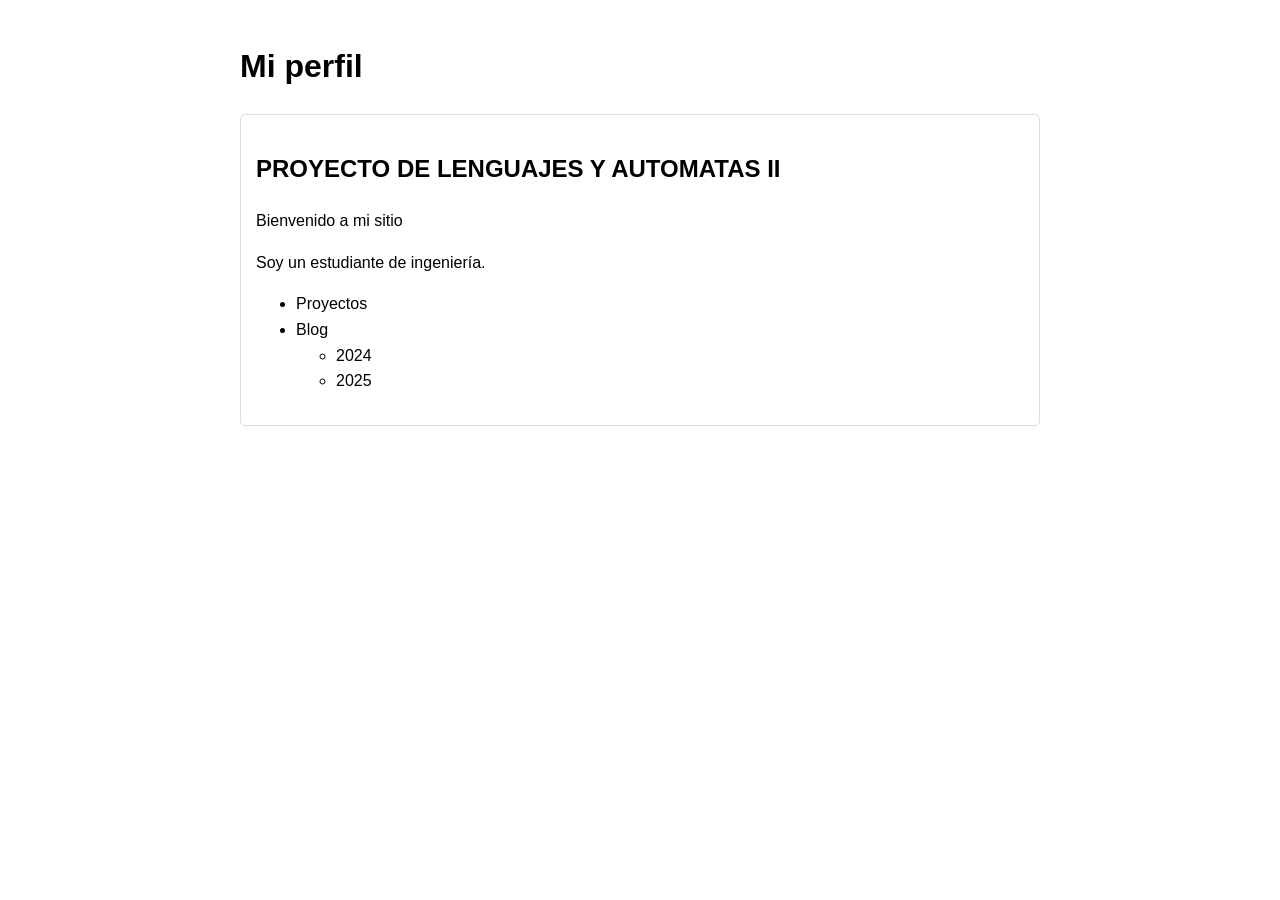
<file: test.html>
<!DOCTYPE html>
<html lang='es'>

<head>
  <meta charset='UTF-8'>
  <title>MiniWeb Output</title>
  <style>
    body {
      font-family: sans-serif;
      line-height: 1.6;
      padding: 20px;
      max-width: 800px;
      margin: auto;
    }

    section {
      border: 1px solid #ddd;
      padding: 15px;
      margin: 10px 0;
      border-radius: 5px;
    }
  </style>
</head>

<body>
  <h1>
    Mi perfil
  </h1>
  <section>
    <h1>
      PROYECTO DE LENGUAJES Y AUTOMATAS II
    </h1>
    <p>
      Bienvenido a mi sitio
    </p>
    <p>
      Soy un estudiante de ingeniería.
    </p>
    <ul>
      <li>
        Proyectos
      </li>
      <li>
        Blog
        <ul>
          <li>
            2024
          </li>
          <li>
            2025
          </li>
        </ul>
      </li>
    </ul>
  </section>
</body>

</html>
</file>
